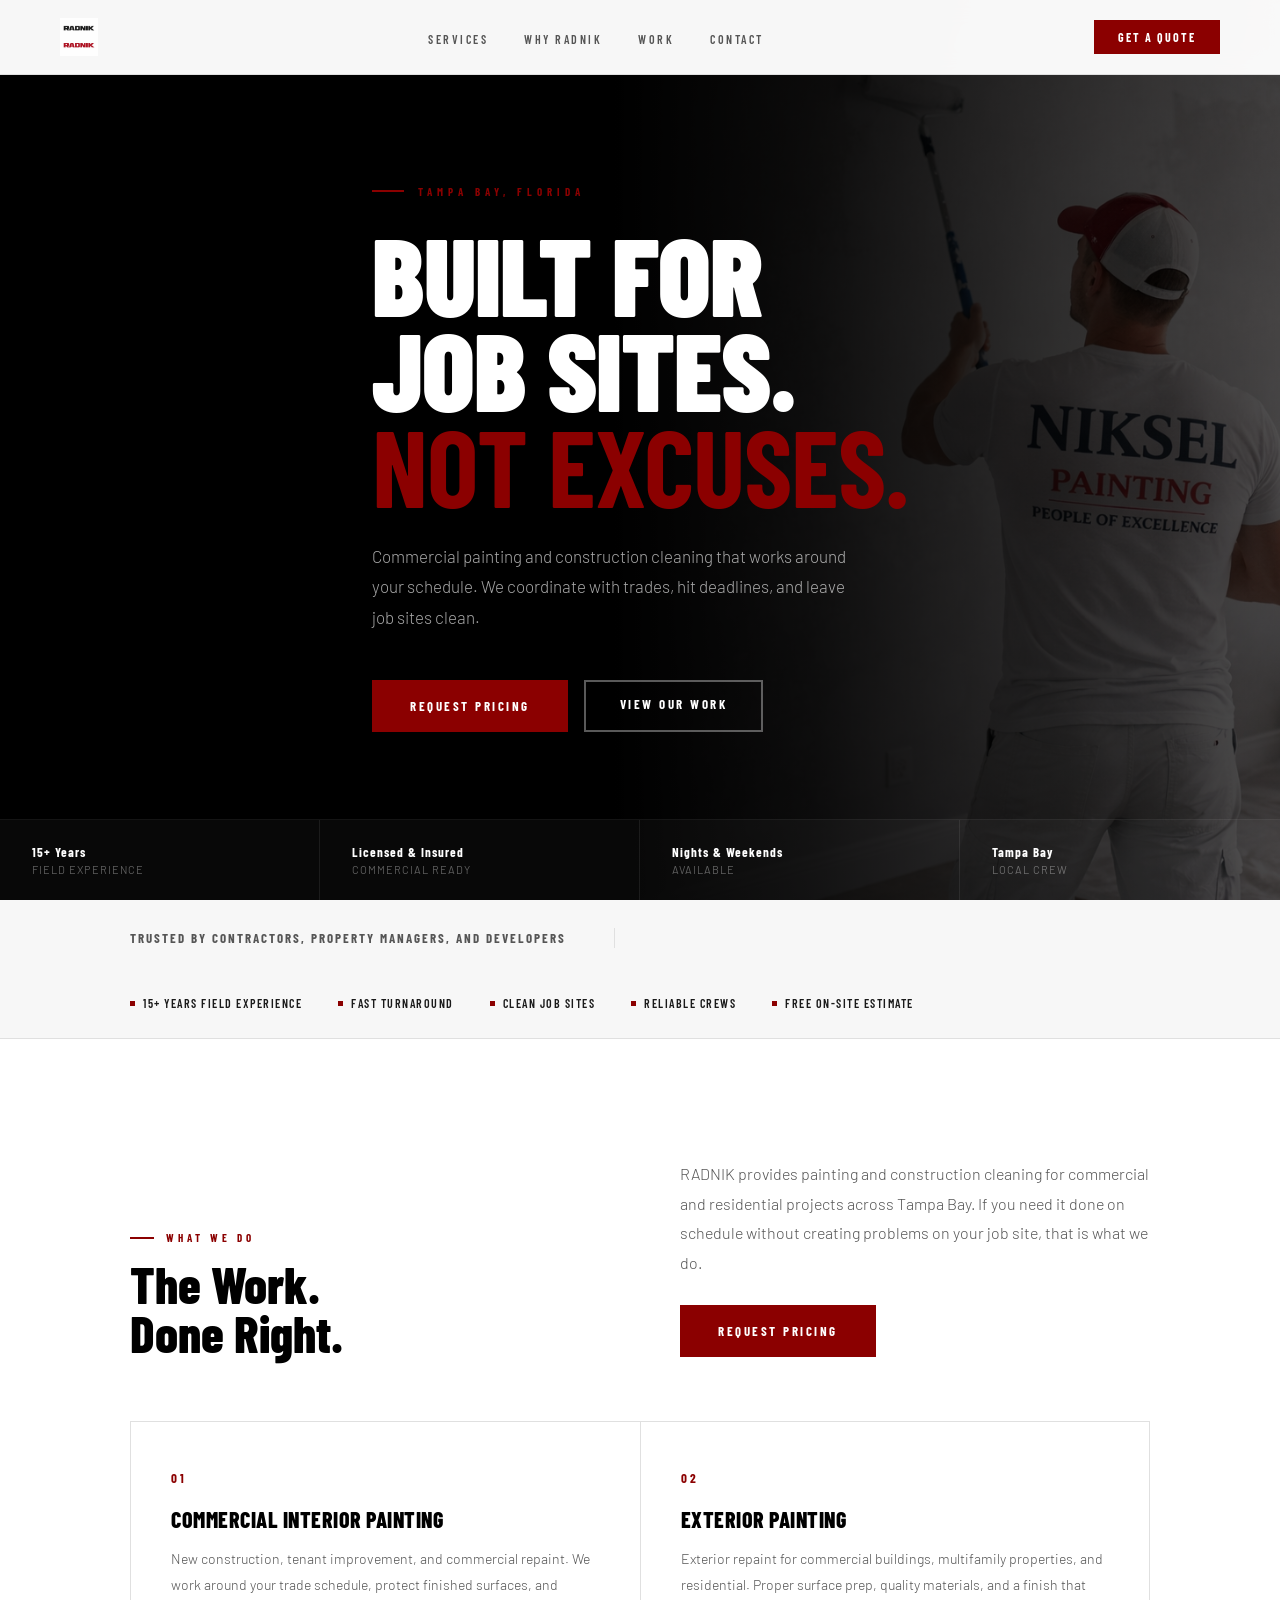
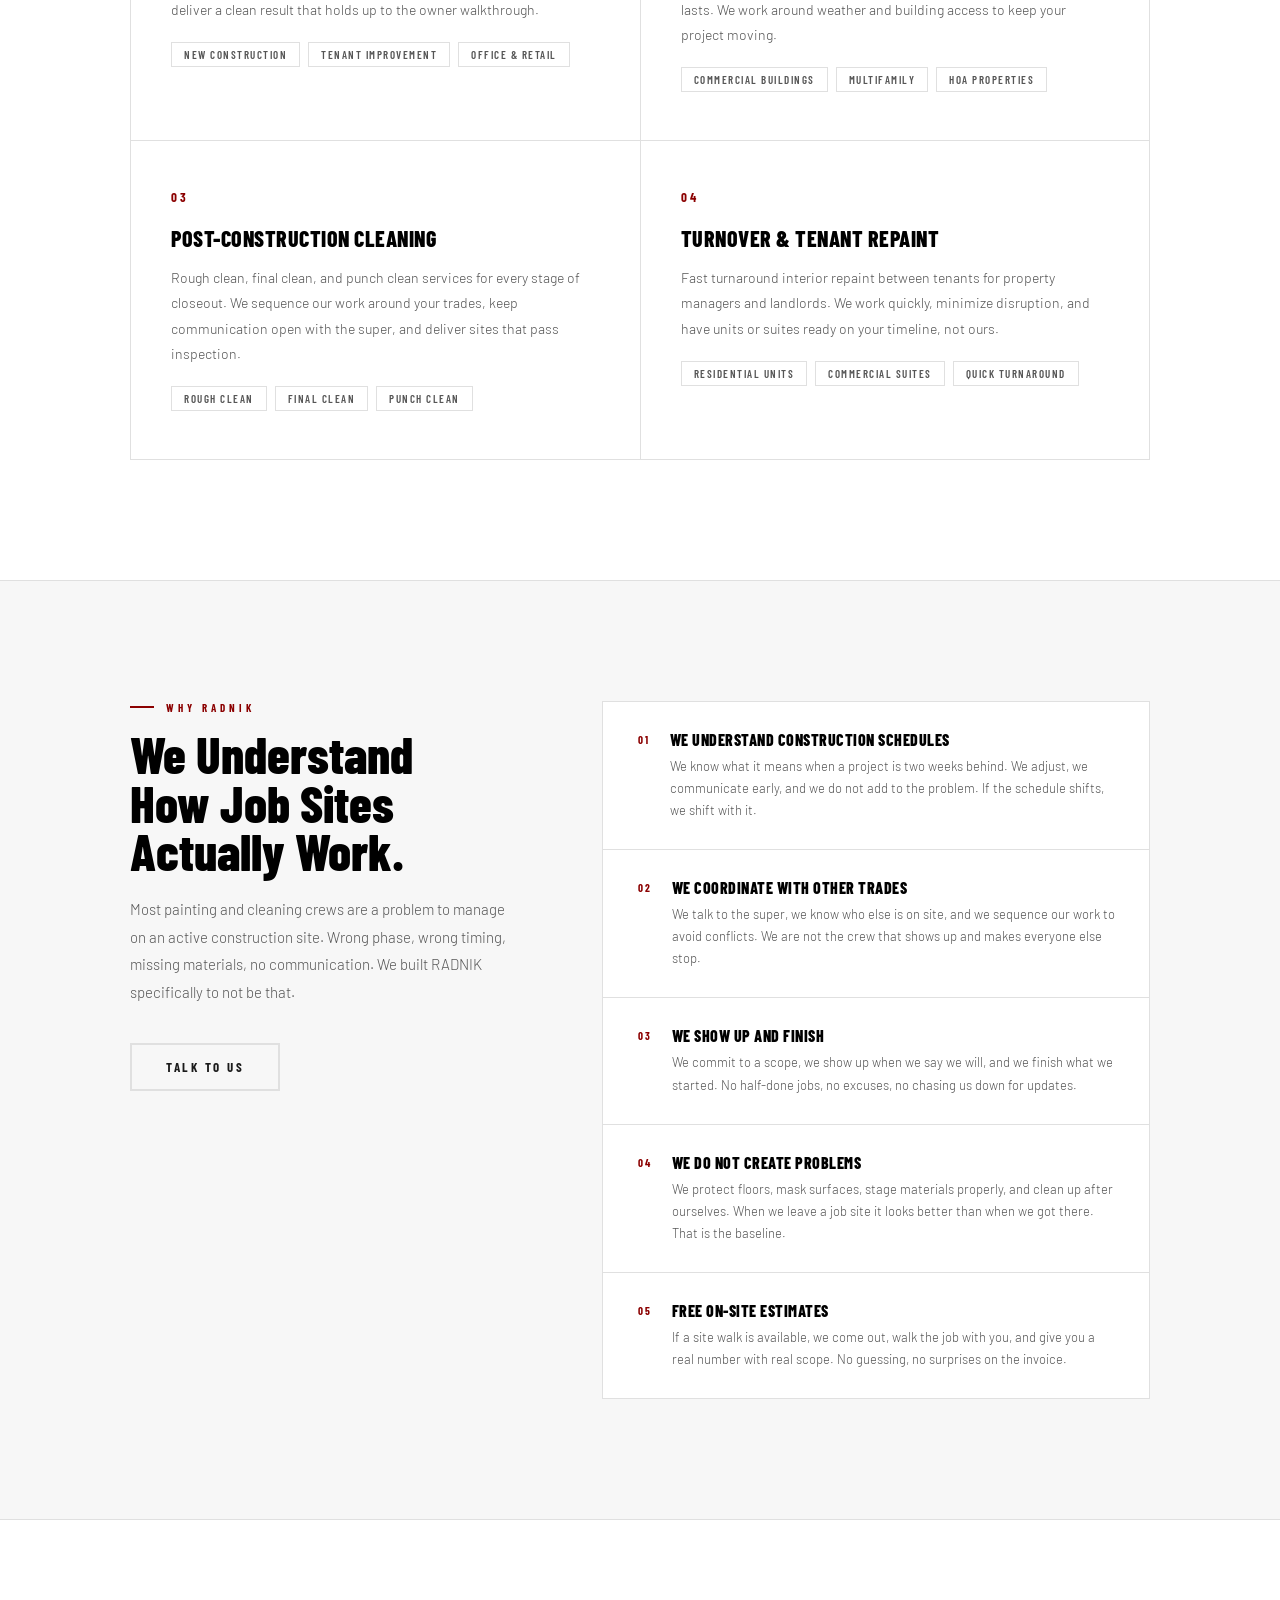
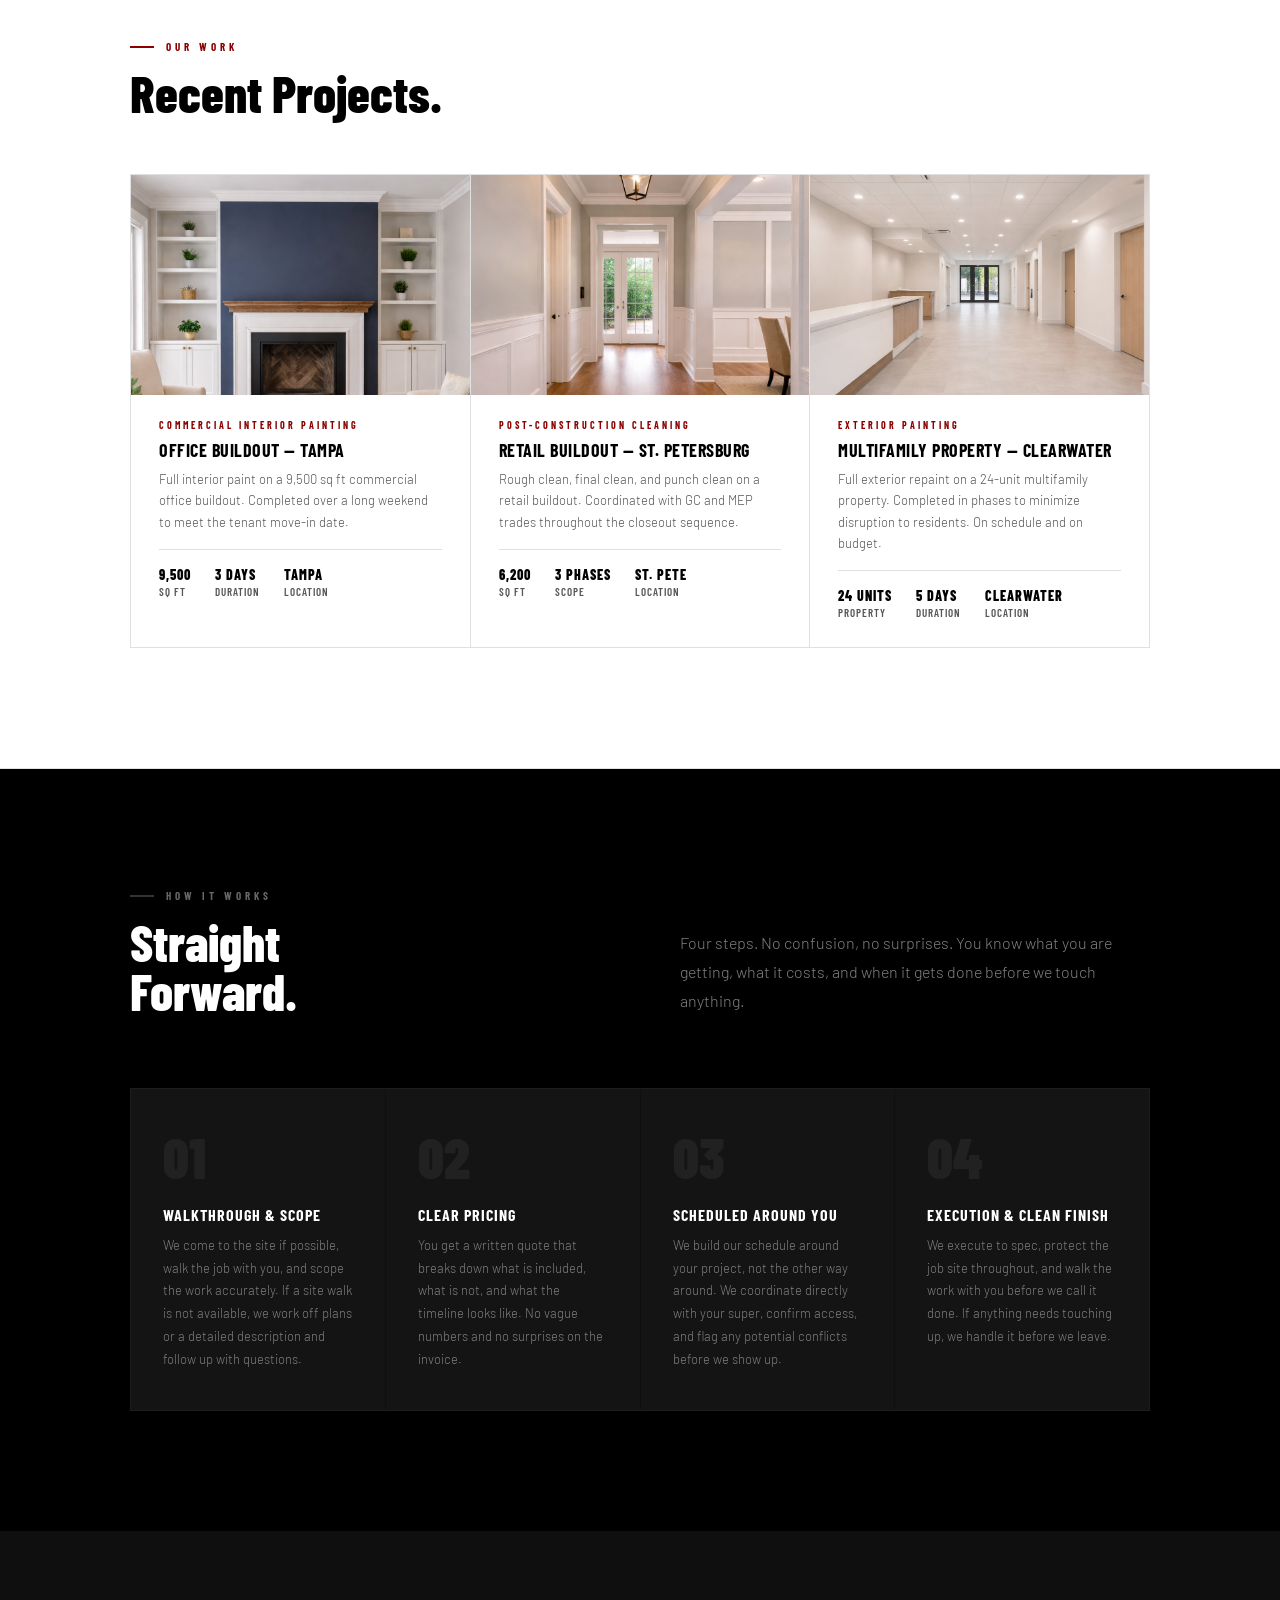
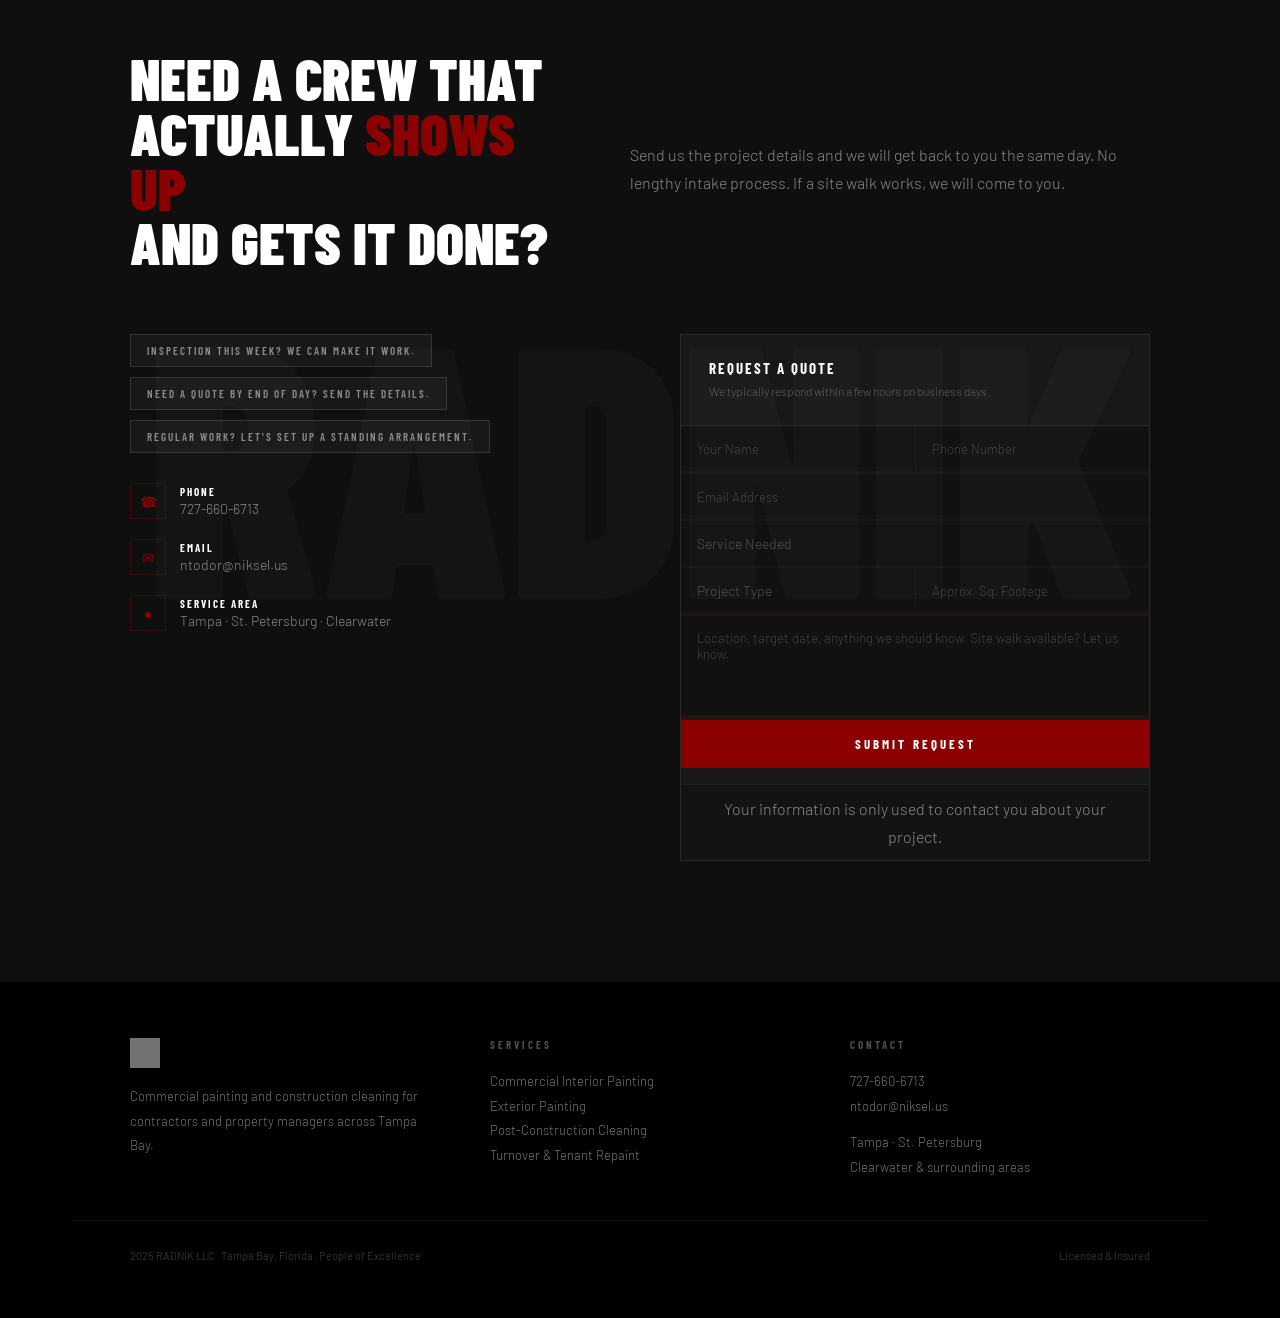
<file: index.html>
<!DOCTYPE html>
<html lang="en">
<head>
  <meta charset="UTF-8">
  <meta name="viewport" content="width=device-width, initial-scale=1.0">
  <title>RADNIK | Commercial Painting &amp; Construction Cleaning &mdash; Tampa Bay</title>
  <meta name="description" content="RADNIK provides commercial painting and post-construction cleaning for general contractors and property managers across Tampa, St. Petersburg, and Clearwater.">
  <link rel="canonical" href="https://niksel.us/">
  <link rel="icon" type="image/x-icon" href="favicon.ico">
  <link rel="icon" type="image/png" sizes="32x32" href="favicon-32x32.png">
  <link rel="icon" type="image/png" sizes="16x16" href="favicon-16x16.png">
  <link rel="apple-touch-icon" sizes="180x180" href="apple-touch-icon.png">
  <link rel="preconnect" href="https://fonts.googleapis.com">
  <link rel="preconnect" href="https://fonts.gstatic.com" crossorigin>
  <link href="https://fonts.googleapis.com/css2?family=Barlow+Condensed:wght@400;600;700;800;900&family=Barlow:wght@300;400;500&display=swap" rel="stylesheet">
  <style>
    :root {
      --black:     #000000;
      --dark:      #0F0F0F;
      --dark2:     #1A1A1A;
      --red:       #8B0000;
      --red-mid:   #A00000;
      --red-light: #B50000;
      --white:     #FFFFFF;
      --off-white: #F7F7F7;
      --gray:      #EFEFEF;
      --mid:       #888888;
      --text:      #1A1A1A;
      --text-dim:  #555555;
      --border:    #E0E0E0;
    }
    *,*::before,*::after{margin:0;padding:0;box-sizing:border-box;}
    html{scroll-behavior:smooth;}
    body{font-family:'Barlow',sans-serif;background:var(--white);color:var(--text);overflow-x:hidden;}
    .wrap{max-width:1140px;margin:0 auto;padding:0 60px;}

    @keyframes heroReveal{from{opacity:0;transform:translateY(24px);}to{opacity:1;transform:translateY(0);}}
    @keyframes lineGrow{from{width:0;}to{width:100%;}}
    @keyframes shimmer{0%{background-position:-200% 0;}100%{background-position:200% 0;}}

    .fade-up{opacity:1;transform:none;transition:opacity .6s cubic-bezier(.22,1,.36,1),transform .6s cubic-bezier(.22,1,.36,1);}
    .js-ready .fade-up{opacity:0;transform:translateY(20px);}
    .js-ready .fade-up.in{opacity:1;transform:none;}
    .d1{transition-delay:.08s;}.d2{transition-delay:.16s;}.d3{transition-delay:.24s;}.d4{transition-delay:.32s;}

    /* BUTTONS */
    .btn-red{font-family:'Barlow Condensed',sans-serif;font-size:13px;font-weight:700;letter-spacing:2.5px;text-transform:uppercase;padding:16px 36px;background:var(--red);color:#fff;text-decoration:none;border:2px solid var(--red);transition:background .2s,transform .2s;display:inline-block;}
    .btn-red:hover{background:var(--red-mid);transform:translateY(-1px);}
    .btn-black{font-family:'Barlow Condensed',sans-serif;font-size:13px;font-weight:700;letter-spacing:2.5px;text-transform:uppercase;padding:16px 36px;background:var(--black);color:#fff;text-decoration:none;border:2px solid var(--black);transition:background .2s,transform .2s;display:inline-block;}
    .btn-black:hover{background:var(--dark2);transform:translateY(-1px);}
    .btn-outline{font-family:'Barlow Condensed',sans-serif;font-size:13px;font-weight:700;letter-spacing:2.5px;text-transform:uppercase;padding:14px 34px;background:transparent;color:#fff;text-decoration:none;border:2px solid rgba(255,255,255,0.35);transition:all .2s;display:inline-block;}
    .btn-outline:hover{border-color:#fff;color:#fff;}
    .btn-outline-dark{font-family:'Barlow Condensed',sans-serif;font-size:13px;font-weight:700;letter-spacing:2.5px;text-transform:uppercase;padding:14px 34px;background:transparent;color:var(--text);text-decoration:none;border:2px solid var(--border);transition:all .2s;display:inline-block;}
    .btn-outline-dark:hover{border-color:var(--text);}

    /* NAV */
    nav{position:fixed;top:0;left:0;right:0;z-index:200;display:flex;align-items:center;justify-content:space-between;padding:18px 60px;background:rgba(255,255,255,0.97);backdrop-filter:blur(12px);border-bottom:1px solid var(--border);transition:padding .3s,box-shadow .3s;}
    nav.scrolled{padding:13px 60px;box-shadow:0 2px 20px rgba(0,0,0,0.08);}
    nav.dark-nav{background:rgba(0,0,0,0.97);border-bottom-color:rgba(255,255,255,0.08);}
    .nav-logo{display:flex;align-items:center;text-decoration:none;}
    .nav-links{display:flex;gap:36px;list-style:none;}
    .nav-links a{font-family:'Barlow Condensed',sans-serif;font-size:12px;font-weight:600;letter-spacing:2.5px;text-transform:uppercase;color:var(--text-dim);text-decoration:none;transition:color .2s;}
    .nav-links a:hover{color:var(--red);}
    .nav-cta{font-family:'Barlow Condensed',sans-serif;font-size:12px;font-weight:700;letter-spacing:2px;text-transform:uppercase;padding:10px 24px;background:var(--red);color:#fff;text-decoration:none;transition:background .2s;}
    .nav-cta:hover{background:var(--red-mid);}

    /* HERO */
    .hero{min-height:100vh;background:var(--black);display:grid;grid-template-rows:1fr auto;position:relative;overflow:hidden;padding-top:78px;}
    .hero-img{position:absolute;top:0;right:0;bottom:0;width:52%;}
    .hero-img img{width:100%;height:100%;object-fit:cover;object-position:14% center;display:block;opacity:0.45;}
    .hero-img::after{content:'';position:absolute;inset:0;background:linear-gradient(90deg,var(--black) 0%,rgba(0,0,0,0.85) 30%,rgba(0,0,0,0.3) 100%);}
    .hero-body{position:relative;z-index:2;display:flex;flex-direction:column;justify-content:center;padding:80px 60px 60px;max-width:720px;}
    .hero-tag{font-family:'Barlow Condensed',sans-serif;font-size:11px;font-weight:700;letter-spacing:5px;text-transform:uppercase;color:var(--red);margin-bottom:28px;display:flex;align-items:center;gap:14px;animation:heroReveal .7s ease .1s both;}
    .hero-tag::before{content:'';display:block;width:32px;height:2px;background:var(--red);}
    .hero-h1{font-family:'Barlow Condensed',sans-serif;font-size:clamp(60px,8.5vw,116px);font-weight:900;line-height:.88;letter-spacing:-1px;color:#fff;margin-bottom:28px;animation:heroReveal .7s ease .2s both;}
    .hero-h1 strong{display:block;color:var(--red);}
    .hero-sub{font-size:17px;font-weight:300;line-height:1.8;color:rgba(255,255,255,0.65);max-width:480px;margin-bottom:48px;animation:heroReveal .7s ease .3s both;}
    .hero-btns{display:flex;gap:16px;flex-wrap:wrap;animation:heroReveal .7s ease .4s both;}
    .hero-bar{position:relative;z-index:2;display:grid;grid-template-columns:repeat(4,1fr);border-top:1px solid rgba(255,255,255,0.08);}
    .hbi{padding:24px 32px;border-right:1px solid rgba(255,255,255,0.08);background:rgba(255,255,255,0.03);transition:background .2s;}
    .hbi:last-child{border-right:none;}
    .hbi:hover{background:rgba(255,255,255,0.06);}
    .hbi-val{font-family:'Barlow Condensed',sans-serif;font-size:13px;font-weight:700;letter-spacing:1px;color:#fff;}
    .hbi-label{font-size:11px;letter-spacing:1px;text-transform:uppercase;color:rgba(255,255,255,0.35);margin-top:3px;}

    /* CREDIBILITY STRIP */
    .cred-strip{background:var(--off-white);border-bottom:1px solid var(--border);padding:28px 0;}
    .cred-inner{display:flex;align-items:center;gap:48px;flex-wrap:wrap;}
    .cred-label{font-family:'Barlow Condensed',sans-serif;font-size:13px;font-weight:700;letter-spacing:2px;text-transform:uppercase;color:var(--text-dim);white-space:nowrap;}
    .cred-div{width:1px;height:20px;background:var(--border);flex-shrink:0;}
    .cred-items{display:flex;gap:36px;flex-wrap:wrap;}
    .cred-item{font-family:'Barlow Condensed',sans-serif;font-size:12px;font-weight:600;letter-spacing:1.5px;text-transform:uppercase;color:var(--text);display:flex;align-items:center;gap:8px;}
    .cred-item::before{content:'';width:5px;height:5px;background:var(--red);display:block;}

    /* SERVICES */
    .services-section{padding:120px 0;background:var(--white);border-bottom:1px solid var(--border);}
    .section-label{font-family:'Barlow Condensed',sans-serif;font-size:11px;font-weight:700;letter-spacing:4px;text-transform:uppercase;color:var(--red);margin-bottom:16px;display:flex;align-items:center;gap:12px;}
    .section-label::before{content:'';display:block;width:24px;height:2px;background:var(--red);}
    .section-h2{font-family:'Barlow Condensed',sans-serif;font-size:clamp(36px,4vw,54px);font-weight:800;line-height:.95;color:var(--black);margin-bottom:0;}
    .svc-header{display:grid;grid-template-columns:1fr 1fr;gap:80px;align-items:end;margin-bottom:64px;}
    .svc-header p{font-size:16px;font-weight:300;line-height:1.85;color:var(--text-dim);}
    .svc-grid{display:grid;grid-template-columns:repeat(2,1fr);gap:1px;background:var(--border);border:1px solid var(--border);}
    .svc-card{background:var(--white);padding:48px 40px;position:relative;overflow:hidden;transition:background .25s;}
    .svc-card:hover{background:var(--off-white);}
    .svc-card::after{content:'';position:absolute;bottom:0;left:0;right:0;height:3px;background:var(--red);transform:scaleX(0);transform-origin:left;transition:transform .35s ease;}
    .svc-card:hover::after{transform:scaleX(1);}
    .svc-num{font-family:'Barlow Condensed',sans-serif;font-size:13px;font-weight:700;letter-spacing:3px;color:var(--red);margin-bottom:20px;display:block;}
    .svc-card h3{font-family:'Barlow Condensed',sans-serif;font-size:22px;font-weight:800;letter-spacing:.5px;text-transform:uppercase;color:var(--black);margin-bottom:14px;}
    .svc-card p{font-size:14px;font-weight:300;line-height:1.8;color:var(--text-dim);margin-bottom:20px;}
    .svc-tags{display:flex;flex-wrap:wrap;gap:8px;}
    .svc-tag{font-family:'Barlow Condensed',sans-serif;font-size:11px;font-weight:600;letter-spacing:1.5px;text-transform:uppercase;padding:5px 12px;border:1px solid var(--border);color:var(--text-dim);}

    /* WHY */
    .why-section{padding:120px 0;background:var(--off-white);border-bottom:1px solid var(--border);}
    .why-inner{display:grid;grid-template-columns:5fr 7fr;gap:80px;align-items:start;}
    .why-left h2{font-family:'Barlow Condensed',sans-serif;font-size:clamp(34px,4vw,52px);font-weight:800;line-height:.95;color:var(--black);margin-bottom:20px;}
    .why-left p{font-size:15px;font-weight:300;line-height:1.85;color:var(--text-dim);}
    .why-right{display:flex;flex-direction:column;gap:1px;background:var(--border);border:1px solid var(--border);}
    .why-item{background:var(--white);padding:28px 32px;display:flex;gap:20px;align-items:flex-start;transition:background .2s;border-left:3px solid transparent;}
    .why-item:hover{background:#fff;border-left-color:var(--red);}
    .why-num{font-family:'Barlow Condensed',sans-serif;font-size:11px;font-weight:700;letter-spacing:2px;color:var(--red);flex-shrink:0;padding-top:3px;}
    .why-body h4{font-family:'Barlow Condensed',sans-serif;font-size:16px;font-weight:800;letter-spacing:.5px;text-transform:uppercase;color:var(--black);margin-bottom:6px;}
    .why-body p{font-size:13px;font-weight:300;line-height:1.7;color:var(--text-dim);margin:0;}

    /* PROJECTS */
    .projects-section{padding:120px 0;background:var(--white);border-bottom:1px solid var(--border);}
    .projects-header{margin-bottom:56px;}
    .proj-grid{display:grid;grid-template-columns:repeat(3,1fr);gap:1px;background:var(--border);border:1px solid var(--border);}
    .proj-item{background:var(--white);overflow:hidden;position:relative;transition:background .2s;}
    .proj-item:hover{background:var(--off-white);}
    .proj-img{width:100%;height:220px;overflow:hidden;}
    .proj-img img{width:100%;height:100%;object-fit:cover;display:block;transition:transform .5s ease;}
    .proj-item:hover .proj-img img{transform:scale(1.04);}
    .proj-body{padding:24px 28px 28px;}
    .proj-type{font-family:'Barlow Condensed',sans-serif;font-size:10px;font-weight:700;letter-spacing:3px;text-transform:uppercase;color:var(--red);margin-bottom:8px;display:block;}
    .proj-body h4{font-family:'Barlow Condensed',sans-serif;font-size:18px;font-weight:700;letter-spacing:.5px;text-transform:uppercase;color:var(--black);margin-bottom:8px;}
    .proj-body p{font-size:13px;font-weight:300;line-height:1.65;color:var(--text-dim);margin:0;}
    .proj-stat{display:flex;gap:24px;margin-top:16px;padding-top:16px;border-top:1px solid var(--border);}
    .proj-stat-item{font-family:'Barlow Condensed',sans-serif;font-size:11px;font-weight:600;letter-spacing:1px;text-transform:uppercase;color:var(--text-dim);}
    .proj-stat-item span{display:block;font-size:14px;font-weight:800;color:var(--black);margin-bottom:2px;}

    /* PROCESS */
    .process-section{padding:120px 0;background:var(--black);}
    .process-section .section-label{color:rgba(255,255,255,0.4);}
    .process-section .section-label::before{background:rgba(255,255,255,0.2);}
    .process-section h2{font-family:'Barlow Condensed',sans-serif;font-size:clamp(36px,4vw,54px);font-weight:800;line-height:.95;color:#fff;margin-bottom:0;}
    .proc-header{display:grid;grid-template-columns:1fr 1fr;gap:80px;align-items:end;margin-bottom:72px;}
    .proc-header p{font-size:16px;font-weight:300;line-height:1.8;color:rgba(255,255,255,0.5);}
    .proc-steps{display:grid;grid-template-columns:repeat(4,1fr);gap:1px;background:rgba(255,255,255,0.06);border:1px solid rgba(255,255,255,0.06);}
    .proc-step{background:rgba(255,255,255,0.02);padding:40px 32px;transition:background .2s;position:relative;}
    .proc-step:hover{background:rgba(255,255,255,0.05);}
    .proc-step::before{content:'';position:absolute;top:0;left:0;right:0;height:2px;background:var(--red);transform:scaleX(0);transform-origin:left;transition:transform .35s ease;}
    .proc-step:hover::before{transform:scaleX(1);}
    .proc-step-num{font-family:'Barlow Condensed',sans-serif;font-size:56px;font-weight:900;color:rgba(255,255,255,0.06);line-height:1;margin-bottom:20px;}
    .proc-step h4{font-family:'Barlow Condensed',sans-serif;font-size:16px;font-weight:700;letter-spacing:1px;text-transform:uppercase;color:#fff;margin-bottom:10px;}
    .proc-step p{font-size:13px;font-weight:300;line-height:1.75;color:rgba(255,255,255,0.45);}

    /* FINAL CTA */
    .final-cta{padding:120px 0;background:var(--dark);position:relative;overflow:hidden;}
    .final-cta::before{content:'RADNIK';position:absolute;font-family:'Barlow Condensed',sans-serif;font-size:28vw;font-weight:900;color:rgba(255,255,255,0.02);white-space:nowrap;top:50%;left:50%;transform:translate(-50%,-50%);letter-spacing:-2px;pointer-events:none;}
    .final-cta-inner{position:relative;z-index:2;display:grid;grid-template-columns:1fr auto;gap:60px;align-items:center;}
    .final-cta h2{font-family:'Barlow Condensed',sans-serif;font-size:clamp(36px,4.5vw,58px);font-weight:900;line-height:.95;color:#fff;}
    .final-cta h2 em{font-style:normal;color:var(--red);}
    .final-cta p{font-size:16px;font-weight:300;color:rgba(255,255,255,0.5);margin-top:16px;max-width:520px;line-height:1.7;}
    .final-cta-actions{display:flex;flex-direction:column;gap:14px;align-items:flex-end;flex-shrink:0;}
    .final-cta-contact{font-family:'Barlow Condensed',sans-serif;font-size:13px;font-weight:600;letter-spacing:1.5px;color:rgba(255,255,255,0.35);text-align:right;}
    .final-cta-contact a{color:rgba(255,255,255,0.55);text-decoration:none;transition:color .2s;}
    .final-cta-contact a:hover{color:#fff;}

    /* FOOTER */
    footer{background:var(--black);border-top:1px solid rgba(255,255,255,0.06);padding:56px 60px;}
    .footer-inner{max-width:1140px;margin:0 auto;display:grid;grid-template-columns:1fr 1fr 1fr;gap:60px;}
    .footer-col h4{font-family:'Barlow Condensed',sans-serif;font-size:11px;font-weight:700;letter-spacing:3px;text-transform:uppercase;color:rgba(255,255,255,0.3);margin-bottom:18px;}
    .footer-col p,.footer-col a{font-size:13px;font-weight:300;color:rgba(255,255,255,0.45);line-height:1.9;text-decoration:none;display:block;transition:color .2s;}
    .footer-col a:hover{color:rgba(255,255,255,0.8);}
    .footer-bottom{max-width:1140px;margin:40px auto 0;padding-top:28px;border-top:1px solid rgba(255,255,255,0.06);display:flex;align-items:center;justify-content:space-between;}
    .footer-copy{font-size:11px;color:rgba(255,255,255,0.2);}
    .footer-logo-wrap{display:flex;align-items:center;}


    /* CONTACT FORM */
    .final-cta-inner{margin-bottom:64px;}
    .contact-grid{display:grid;grid-template-columns:1fr 1fr;gap:80px;align-items:start;}
    .contact-left{display:flex;flex-direction:column;}
    .contact-pill{font-family:'Barlow Condensed',sans-serif;font-size:11px;font-weight:600;letter-spacing:2px;text-transform:uppercase;padding:9px 16px;border:1px solid rgba(255,255,255,0.12);color:rgba(255,255,255,0.5);background:rgba(255,255,255,0.04);display:block;width:fit-content;margin-bottom:10px;transition:all .2s;}
    .contact-pill:hover{background:rgba(255,255,255,0.08);border-color:rgba(255,255,255,0.25);}
    .contact-detail{display:flex;align-items:center;gap:14px;margin-top:20px;}
    .contact-detail-icon{width:36px;height:36px;border:1px solid rgba(139,0,0,0.4);display:flex;align-items:center;justify-content:center;font-size:14px;flex-shrink:0;color:var(--red);}
    .contact-detail-text{font-size:14px;font-weight:300;color:rgba(255,255,255,0.45);}
    .contact-detail-text strong{display:block;font-family:'Barlow Condensed',sans-serif;font-size:11px;font-weight:700;letter-spacing:2px;text-transform:uppercase;color:#fff;margin-bottom:2px;}
    .contact-detail-text a,.contact-detail-text span{color:rgba(255,255,255,0.5);text-decoration:none;transition:color .2s;}
    .contact-detail-text a:hover{color:#fff;}
    .contact-form-wrap{background:rgba(255,255,255,0.04);border:1px solid rgba(255,255,255,0.08);}
    .contact-form-head{padding:24px 28px;border-bottom:1px solid rgba(255,255,255,0.08);}
    .contact-form-head h3{font-family:'Barlow Condensed',sans-serif;font-size:15px;font-weight:700;letter-spacing:2px;text-transform:uppercase;color:#fff;}
    .contact-form-head p{font-size:12px;font-weight:300;color:rgba(255,255,255,0.3);margin-top:4px;}
    .cf-row{display:grid;grid-template-columns:1fr 1fr;gap:1px;margin-bottom:1px;}
    .cf-field{margin-bottom:1px;}
    .cf-field input,.cf-field select,.cf-field textarea{width:100%;padding:14px 16px;background:rgba(0,0,0,0.3);border:none;border-bottom:1px solid rgba(139,0,0,0.2);color:#fff;font-family:'Barlow',sans-serif;font-size:14px;font-weight:300;outline:none;transition:border-color .2s,background .2s;appearance:none;}
    .cf-field input:focus,.cf-field select:focus,.cf-field textarea:focus{border-color:var(--red);background:rgba(139,0,0,0.06);}
    .cf-field input::placeholder,.cf-field textarea::placeholder{color:rgba(255,255,255,0.2);font-size:13px;}
    .cf-field select{color:rgba(255,255,255,0.25);}.cf-field select.filled{color:#fff;}
    .cf-field select option{background:#1a1a1a;color:#fff;}
    .cf-field textarea{resize:none;height:100px;}
    .cf-submit{width:100%;padding:16px;background:var(--red);color:#fff;border:none;font-family:'Barlow Condensed',sans-serif;font-size:13px;font-weight:700;letter-spacing:3px;text-transform:uppercase;cursor:pointer;transition:background .2s;}
    .cf-submit:hover{background:var(--red-mid);}
    .cf-note{font-size:11px;color:rgba(255,255,255,0.2);padding:10px 16px;text-align:center;background:rgba(0,0,0,0.2);border-top:1px solid rgba(255,255,255,0.06);}

    /* RESPONSIVE */
    @media(max-width:900px){
      nav{padding:14px 24px;}.nav-links{display:none;}nav.scrolled{padding:11px 24px;}
      .wrap{padding:0 24px;}
      .hero-img{display:none;}
      .hero-body{padding:60px 24px 40px;max-width:100%;}
      .hero-bar{grid-template-columns:1fr 1fr;}
      .hbi:nth-child(3),.hbi:nth-child(4){border-top:1px solid rgba(255,255,255,0.08);}
      .hbi:nth-child(2),.hbi:nth-child(4){border-right:none;}
      .hbi{padding:18px 20px;}
      .cred-inner{gap:20px;}.cred-div{display:none;}
      .svc-header,.svc-grid,.why-inner,.proc-header,.proc-steps,.proj-grid,.contact-grid{grid-template-columns:1fr;}
      .cf-row{grid-template-columns:1fr;}
      .services-section,.why-section,.projects-section,.process-section,.final-cta{padding:80px 0;}
      .footer-inner{grid-template-columns:1fr;gap:36px;}
      footer{padding:48px 24px;}
      .final-cta-actions{align-items:flex-start;}
      .final-cta-contact{text-align:left;}
    }
  </style>
</head>
<body>

<!-- NAV -->
<nav id="nav">
  <a class="nav-logo" href="#"><img src="[data-uri]" alt="RADNIK" style="height:38px;width:auto;mix-blend-mode:multiply;display:block;"></a>
  <ul class="nav-links">
    <li><a href="#services">Services</a></li>
    <li><a href="#why">Why RADNIK</a></li>
    <li><a href="#work">Work</a></li>
    <li><a href="#contact">Contact</a></li>
  </ul>
  <a href="#contact" class="nav-cta">Get a Quote</a>
</nav>

<!-- HERO -->
<section class="hero">
  <div class="hero-img">
    <img src="IMG/painters1.png" alt="Commercial painting crew on job site">
  </div>
  <div class="hero-body wrap">
    <div class="hero-tag">Tampa Bay, Florida</div>
    <h1 class="hero-h1">BUILT FOR<br>JOB SITES.<br><strong>NOT EXCUSES.</strong></h1>
    <p class="hero-sub">Commercial painting and construction cleaning that works around your schedule. We coordinate with trades, hit deadlines, and leave job sites clean.</p>
    <div class="hero-btns">
      <a href="#contact" class="btn-red">Request Pricing</a>
      <a href="#work" class="btn-outline">View Our Work</a>
    </div>
  </div>
  <div class="hero-bar">
    <div class="hbi"><div class="hbi-val">15+ Years</div><div class="hbi-label">Field Experience</div></div>
    <div class="hbi"><div class="hbi-val">Licensed &amp; Insured</div><div class="hbi-label">Commercial Ready</div></div>
    <div class="hbi"><div class="hbi-val">Nights &amp; Weekends</div><div class="hbi-label">Available</div></div>
    <div class="hbi"><div class="hbi-val">Tampa Bay</div><div class="hbi-label">Local Crew</div></div>
  </div>
</section>

<!-- CREDIBILITY STRIP -->
<div class="cred-strip">
  <div class="wrap">
    <div class="cred-inner">
      <span class="cred-label">Trusted by contractors, property managers, and developers</span>
      <div class="cred-div"></div>
      <div class="cred-items">
        <span class="cred-item">15+ years field experience</span>
        <span class="cred-item">Fast turnaround</span>
        <span class="cred-item">Clean job sites</span>
        <span class="cred-item">Reliable crews</span>
        <span class="cred-item">Free on-site estimate</span>
      </div>
    </div>
  </div>
</div>

<!-- SERVICES -->
<section class="services-section" id="services">
  <div class="wrap">
    <div class="svc-header">
      <div class="fade-up">
        <div class="section-label">What We Do</div>
        <h2 class="section-h2">The Work.<br>Done Right.</h2>
      </div>
      <div class="fade-up d1">
        <p>RADNIK provides painting and construction cleaning for commercial and residential projects across Tampa Bay. If you need it done on schedule without creating problems on your job site, that is what we do.</p>
        <a href="#contact" class="btn-red" style="margin-top:28px;">Request Pricing</a>
      </div>
    </div>
    <div class="svc-grid">
      <div class="svc-card fade-up">
        <span class="svc-num">01</span>
        <h3>Commercial Interior Painting</h3>
        <p>New construction, tenant improvement, and commercial repaint. We work around your trade schedule, protect finished surfaces, and deliver a clean result that holds up to the owner walkthrough.</p>
        <div class="svc-tags">
          <span class="svc-tag">New Construction</span>
          <span class="svc-tag">Tenant Improvement</span>
          <span class="svc-tag">Office &amp; Retail</span>
        </div>
      </div>
      <div class="svc-card fade-up d1">
        <span class="svc-num">02</span>
        <h3>Exterior Painting</h3>
        <p>Exterior repaint for commercial buildings, multifamily properties, and residential. Proper surface prep, quality materials, and a finish that lasts. We work around weather and building access to keep your project moving.</p>
        <div class="svc-tags">
          <span class="svc-tag">Commercial Buildings</span>
          <span class="svc-tag">Multifamily</span>
          <span class="svc-tag">HOA Properties</span>
        </div>
      </div>
      <div class="svc-card fade-up d2">
        <span class="svc-num">03</span>
        <h3>Post-Construction Cleaning</h3>
        <p>Rough clean, final clean, and punch clean services for every stage of closeout. We sequence our work around your trades, keep communication open with the super, and deliver sites that pass inspection.</p>
        <div class="svc-tags">
          <span class="svc-tag">Rough Clean</span>
          <span class="svc-tag">Final Clean</span>
          <span class="svc-tag">Punch Clean</span>
        </div>
      </div>
      <div class="svc-card fade-up d3">
        <span class="svc-num">04</span>
        <h3>Turnover &amp; Tenant Repaint</h3>
        <p>Fast turnaround interior repaint between tenants for property managers and landlords. We work quickly, minimize disruption, and have units or suites ready on your timeline, not ours.</p>
        <div class="svc-tags">
          <span class="svc-tag">Residential Units</span>
          <span class="svc-tag">Commercial Suites</span>
          <span class="svc-tag">Quick Turnaround</span>
        </div>
      </div>
    </div>
  </div>
</section>

<!-- WHY RADNIK -->
<section class="why-section" id="why">
  <div class="wrap">
    <div class="why-inner">
      <div class="fade-up">
        <div class="section-label">Why RADNIK</div>
        <h2 class="section-h2">We Understand<br>How Job Sites<br>Actually Work.</h2>
        <p style="font-size:15px;font-weight:300;line-height:1.85;color:var(--text-dim);margin-top:20px;">Most painting and cleaning crews are a problem to manage on an active construction site. Wrong phase, wrong timing, missing materials, no communication. We built RADNIK specifically to not be that.</p>
        <a href="#contact" class="btn-outline-dark" style="margin-top:36px;">Talk to Us</a>
      </div>
      <div class="why-right fade-up d1">
        <div class="why-item">
          <span class="why-num">01</span>
          <div class="why-body">
            <h4>We Understand Construction Schedules</h4>
            <p>We know what it means when a project is two weeks behind. We adjust, we communicate early, and we do not add to the problem. If the schedule shifts, we shift with it.</p>
          </div>
        </div>
        <div class="why-item">
          <span class="why-num">02</span>
          <div class="why-body">
            <h4>We Coordinate With Other Trades</h4>
            <p>We talk to the super, we know who else is on site, and we sequence our work to avoid conflicts. We are not the crew that shows up and makes everyone else stop.</p>
          </div>
        </div>
        <div class="why-item">
          <span class="why-num">03</span>
          <div class="why-body">
            <h4>We Show Up and Finish</h4>
            <p>We commit to a scope, we show up when we say we will, and we finish what we started. No half-done jobs, no excuses, no chasing us down for updates.</p>
          </div>
        </div>
        <div class="why-item">
          <span class="why-num">04</span>
          <div class="why-body">
            <h4>We Do Not Create Problems</h4>
            <p>We protect floors, mask surfaces, stage materials properly, and clean up after ourselves. When we leave a job site it looks better than when we got there. That is the baseline.</p>
          </div>
        </div>
        <div class="why-item">
          <span class="why-num">05</span>
          <div class="why-body">
            <h4>Free On-Site Estimates</h4>
            <p>If a site walk is available, we come out, walk the job with you, and give you a real number with real scope. No guessing, no surprises on the invoice.</p>
          </div>
        </div>
      </div>
    </div>
  </div>
</section>

<!-- WORK / PROJECTS -->
<section class="projects-section" id="work">
  <div class="wrap">
    <div class="projects-header fade-up">
      <div class="section-label">Our Work</div>
      <h2 class="section-h2">Recent Projects.</h2>
    </div>
    <div class="proj-grid">
      <div class="proj-item fade-up">
        <div class="proj-img">
          <img src="IMG/projectexp1.png" alt="Commercial interior painting project" style="object-position:center 30%;">
        </div>
        <div class="proj-body">
          <span class="proj-type">Commercial Interior Painting</span>
          <h4>Office Buildout &mdash; Tampa</h4>
          <p>Full interior paint on a 9,500 sq ft commercial office buildout. Completed over a long weekend to meet the tenant move-in date.</p>
          <div class="proj-stat">
            <div class="proj-stat-item"><span>9,500</span>Sq Ft</div>
            <div class="proj-stat-item"><span>3 Days</span>Duration</div>
            <div class="proj-stat-item"><span>Tampa</span>Location</div>
          </div>
        </div>
      </div>
      <div class="proj-item fade-up d1">
        <div class="proj-img">
          <img src="IMG/projectexp2.png" alt="Post-construction cleaning project">
        </div>
        <div class="proj-body">
          <span class="proj-type">Post-Construction Cleaning</span>
          <h4>Retail Buildout &mdash; St. Petersburg</h4>
          <p>Rough clean, final clean, and punch clean on a retail buildout. Coordinated with GC and MEP trades throughout the closeout sequence.</p>
          <div class="proj-stat">
            <div class="proj-stat-item"><span>6,200</span>Sq Ft</div>
            <div class="proj-stat-item"><span>3 Phases</span>Scope</div>
            <div class="proj-stat-item"><span>St. Pete</span>Location</div>
          </div>
        </div>
      </div>
      <div class="proj-item fade-up d2">
        <div class="proj-img">
          <img src="IMG/projectexp3.png" alt="Exterior painting project">
        </div>
        <div class="proj-body">
          <span class="proj-type">Exterior Painting</span>
          <h4>Multifamily Property &mdash; Clearwater</h4>
          <p>Full exterior repaint on a 24-unit multifamily property. Completed in phases to minimize disruption to residents. On schedule and on budget.</p>
          <div class="proj-stat">
            <div class="proj-stat-item"><span>24 Units</span>Property</div>
            <div class="proj-stat-item"><span>5 Days</span>Duration</div>
            <div class="proj-stat-item"><span>Clearwater</span>Location</div>
          </div>
        </div>
      </div>
    </div>
  </div>
</section>

<!-- PROCESS -->
<section class="process-section">
  <div class="wrap">
    <div class="proc-header">
      <div class="fade-up">
        <div class="section-label">How It Works</div>
        <h2>Straight<br>Forward.</h2>
      </div>
      <div class="fade-up d1">
        <p>Four steps. No confusion, no surprises. You know what you are getting, what it costs, and when it gets done before we touch anything.</p>
      </div>
    </div>
    <div class="proc-steps">
      <div class="proc-step fade-up">
        <div class="proc-step-num">01</div>
        <h4>Walkthrough &amp; Scope</h4>
        <p>We come to the site if possible, walk the job with you, and scope the work accurately. If a site walk is not available, we work off plans or a detailed description and follow up with questions.</p>
      </div>
      <div class="proc-step fade-up d1">
        <div class="proc-step-num">02</div>
        <h4>Clear Pricing</h4>
        <p>You get a written quote that breaks down what is included, what is not, and what the timeline looks like. No vague numbers and no surprises on the invoice.</p>
      </div>
      <div class="proc-step fade-up d2">
        <div class="proc-step-num">03</div>
        <h4>Scheduled Around You</h4>
        <p>We build our schedule around your project, not the other way around. We coordinate directly with your super, confirm access, and flag any potential conflicts before we show up.</p>
      </div>
      <div class="proc-step fade-up d3">
        <div class="proc-step-num">04</div>
        <h4>Execution &amp; Clean Finish</h4>
        <p>We execute to spec, protect the job site throughout, and walk the work with you before we call it done. If anything needs touching up, we handle it before we leave.</p>
      </div>
    </div>
  </div>
</section>

<!-- FINAL CTA + CONTACT -->
<section class="final-cta" id="contact">
  <div class="wrap">
    <div class="final-cta-inner fade-up">
      <h2>NEED A CREW THAT<br>ACTUALLY <em>SHOWS UP</em><br>AND GETS IT DONE?</h2>
      <p>Send us the project details and we will get back to you the same day. No lengthy intake process. If a site walk works, we will come to you.</p>
    </div>
    <div class="contact-grid fade-up d1">
      <div class="contact-left">
        <span class="contact-pill">Inspection this week? We can make it work.</span>
        <span class="contact-pill">Need a quote by end of day? Send the details.</span>
        <span class="contact-pill">Regular work? Let's set up a standing arrangement.</span>
        <div class="contact-detail">
          <div class="contact-detail-icon">&#9742;</div>
          <div class="contact-detail-text">
            <strong>Phone</strong>
            <a href="tel:7276606713">727-660-6713</a>
          </div>
        </div>
        <div class="contact-detail">
          <div class="contact-detail-icon">&#9993;</div>
          <div class="contact-detail-text">
            <strong>Email</strong>
            <a href="&#109;&#97;&#105;&#108;&#116;&#111;&#58;&#110;&#116;&#111;&#100;&#111;&#114;&#64;&#110;&#105;&#107;&#115;&#101;&#108;&#46;&#117;&#115;">&#110;&#116;&#111;&#100;&#111;&#114;&#64;&#110;&#105;&#107;&#115;&#101;&#108;&#46;&#117;&#115;</a>
          </div>
        </div>
        <div class="contact-detail">
          <div class="contact-detail-icon">&#9679;</div>
          <div class="contact-detail-text">
            <strong>Service Area</strong>
            <span>Tampa &middot; St. Petersburg &middot; Clearwater</span>
          </div>
        </div>
      </div>
      <div class="contact-right">
        <div class="contact-form-wrap">
          <div class="contact-form-head">
            <h3>Request a Quote</h3>
            <p>We typically respond within a few hours on business days.</p>
          </div>
          <form action="https://formspree.io/f/YOUR-ID" method="POST">
            <div class="cf-row">
              <div class="cf-field"><input type="text" name="name" placeholder="Your Name" required></div>
              <div class="cf-field"><input type="tel" name="phone" placeholder="Phone Number" required></div>
            </div>
            <div class="cf-field"><input type="email" name="email" placeholder="Email Address" required></div>
            <div class="cf-field">
              <select name="service" required onchange="this.classList.add('filled')">
                <option value="" disabled selected>Service Needed</option>
                <option>Commercial Interior Painting</option>
                <option>Exterior Painting</option>
                <option>Post-Construction Cleaning</option>
                <option>Turnover / Tenant Repaint</option>
                <option>Painting and Cleaning</option>
                <option>Not Sure Yet</option>
              </select>
            </div>
            <div class="cf-row">
              <div class="cf-field">
                <select name="project_type" onchange="this.classList.add('filled')">
                  <option value="" disabled selected>Project Type</option>
                  <option>New Construction</option>
                  <option>Tenant Improvement</option>
                  <option>Residential Repaint</option>
                  <option>Renovation or Remodel</option>
                  <option>Commercial</option>
                  <option>HOA or Property</option>
                  <option>Other</option>
                </select>
              </div>
              <div class="cf-field"><input type="text" name="sqft" placeholder="Approx. Sq. Footage"></div>
            </div>
            <div class="cf-field"><textarea name="message" placeholder="Location, target date, anything we should know. Site walk available? Let us know."></textarea></div>
            <button type="submit" class="cf-submit">Submit Request</button>
          </form>
          <p class="cf-note">Your information is only used to contact you about your project.</p>
        </div>
      </div>
    </div>
  </div>
</section>

<!-- FOOTER -->
<footer>
  <div class="footer-inner wrap">
    <div class="footer-col">
      <img src="[data-uri]" alt="RADNIK" style="height:30px;width:auto;filter:brightness(0) invert(1);opacity:0.45;display:block;">
      <p style="margin-top:16px;">Commercial painting and construction cleaning for contractors and property managers across Tampa Bay.</p>
    </div>
    <div class="footer-col">
      <h4>Services</h4>
      <a href="#services">Commercial Interior Painting</a>
      <a href="#services">Exterior Painting</a>
      <a href="#services">Post-Construction Cleaning</a>
      <a href="#services">Turnover &amp; Tenant Repaint</a>
    </div>
    <div class="footer-col">
      <h4>Contact</h4>
      <a href="tel:7276606713">727-660-6713</a>
      <a href="&#109;&#97;&#105;&#108;&#116;&#111;&#58;&#110;&#116;&#111;&#100;&#111;&#114;&#64;&#110;&#105;&#107;&#115;&#101;&#108;&#46;&#117;&#115;">&#110;&#116;&#111;&#100;&#111;&#114;&#64;&#110;&#105;&#107;&#115;&#101;&#108;&#46;&#117;&#115;</a>
      <p style="margin-top:12px;">Tampa &middot; St. Petersburg<br>Clearwater &amp; surrounding areas</p>
    </div>
  </div>
  <div class="footer-bottom wrap">
    <p class="footer-copy">2025 RADNIK LLC &middot; Tampa Bay, Florida &middot; People of Excellence</p>
    <p class="footer-copy">Licensed &amp; Insured</p>
  </div>
</footer>

<script>
  document.body.classList.add('js-ready');
  const nav = document.getElementById('nav');
  window.addEventListener('scroll', () => {
    nav.classList.toggle('scrolled', scrollY > 60);
  }, {passive:true});
  const obs = new IntersectionObserver(e => e.forEach(x => {
    if(x.isIntersecting) x.target.classList.add('in');
  }), {threshold:0.1, rootMargin:'0px 0px -40px 0px'});
  document.querySelectorAll('.fade-up').forEach(el => obs.observe(el));
  const heroImg = document.querySelector('.hero-img');
  if(heroImg) {
    window.addEventListener('scroll', () => {
      heroImg.style.transform = 'translateY(' + (scrollY * 0.15) + 'px)';
    }, {passive:true});
  }
</script>
</body>
</html>
</file>
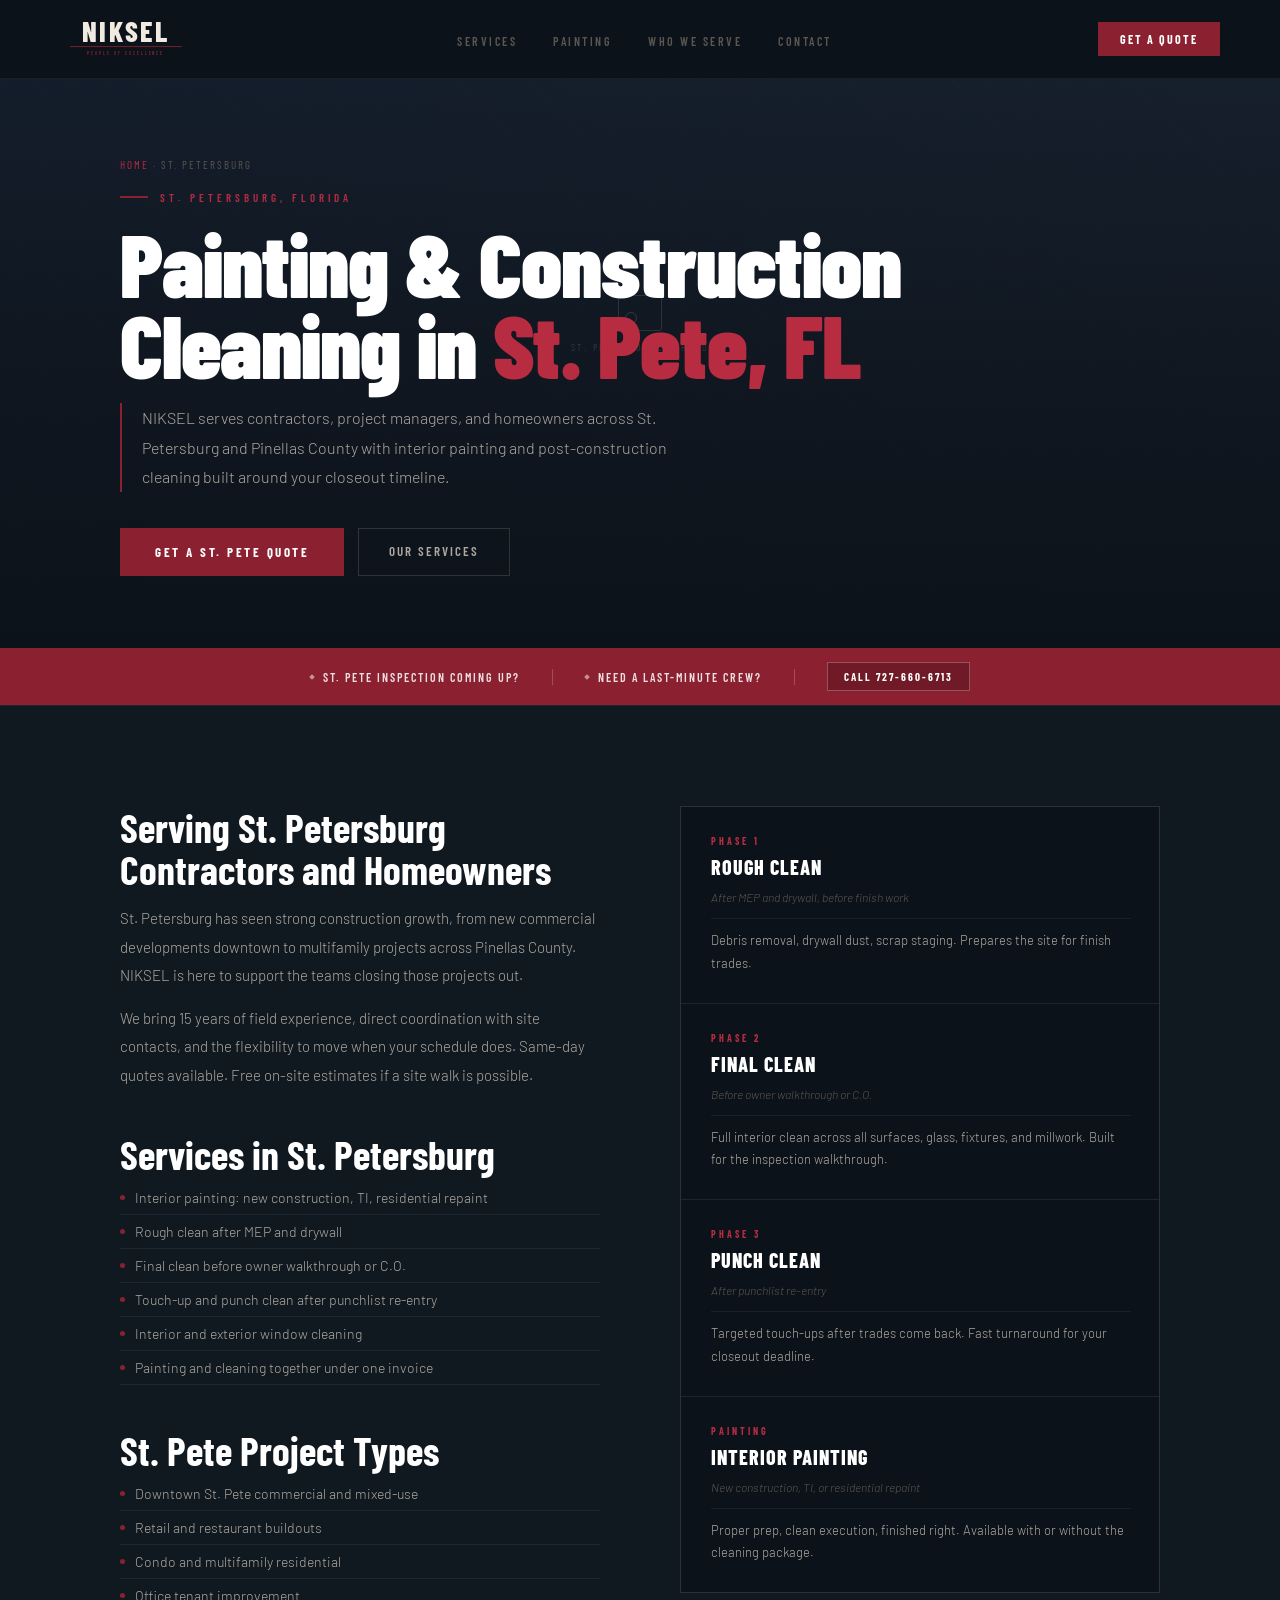
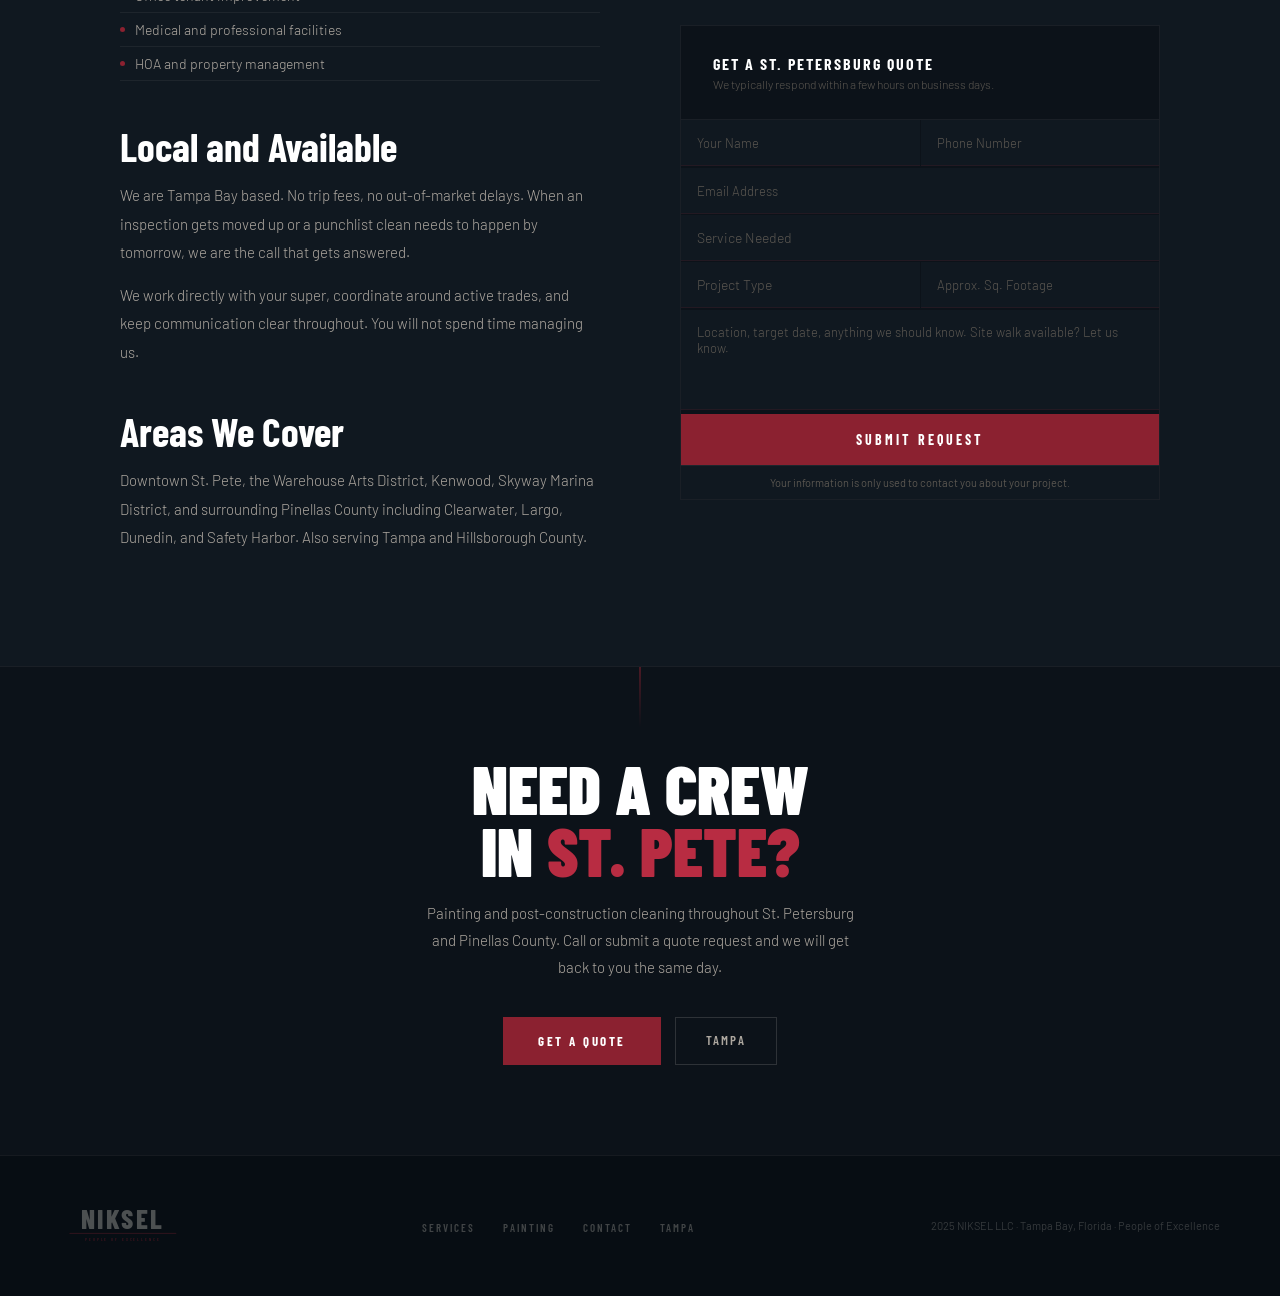
<file: construction-cleaning-st-petersburg.html>
<!DOCTYPE html>
<html lang="en">
<head>
  <meta charset="UTF-8">
  <meta name="viewport" content="width=device-width, initial-scale=1.0">
  <title>Construction Cleaning &amp; Painting St. Petersburg, FL | NIKSEL</title>
  <meta name="description" content="NIKSEL provides interior painting and post-construction cleaning in St. Petersburg, FL. Serving contractors and project teams across Pinellas County. Local, fast, reliable.">
  <link rel="canonical" href="https://niksel.us/construction-cleaning-st-petersburg">
  
  <link rel="preconnect" href="https://fonts.googleapis.com">
  <link rel="preconnect" href="https://fonts.gstatic.com" crossorigin>
  <link href="https://fonts.googleapis.com/css2?family=Barlow+Condensed:wght@300;400;600;700;800;900&family=Barlow:wght@300;400;500&display=swap" rel="stylesheet">
  <style>
    :root{--bg:#0C1219;--bg1:#101820;--bg2:#141E2A;--bg3:#192436;--bur:#8B2130;--bur-mid:#A0263A;--bur-light:#B82C42;--cream:#F0EAE0;--cream-dim:#AEA8A0;--cream-faint:#5A5650;--rule:rgba(240,234,224,0.06);--rule-bur:rgba(139,33,48,0.28);}
    *,*::before,*::after{margin:0;padding:0;box-sizing:border-box;}
    html{scroll-behavior:smooth;}
    body{font-family:'Barlow',sans-serif;background:var(--bg);color:var(--cream);overflow-x:hidden;}
    .wrap{max-width:1160px;margin:0 auto;padding:0 60px;}
    @keyframes heroReveal{from{opacity:0;transform:translateY(28px);}to{opacity:1;transform:translateY(0);}}
    @keyframes rulerGrow{from{transform:scaleX(0);}to{transform:scaleX(1);}}
    @keyframes shimmer{0%{background-position:-200% 0;}100%{background-position:200% 0;}}
    .fade-up{opacity:0;transform:translateY(24px);transition:opacity .7s cubic-bezier(.22,1,.36,1),transform .7s cubic-bezier(.22,1,.36,1);}
    .fade-up.in{opacity:1;transform:none;}
    .d1{transition-delay:.08s;}.d2{transition-delay:.16s;}.d3{transition-delay:.24s;}
    .btn-red{font-family:'Barlow Condensed',sans-serif;font-size:13px;font-weight:700;letter-spacing:2.5px;text-transform:uppercase;padding:15px 34px;background:var(--bur);color:#fff;text-decoration:none;border:1px solid var(--bur);transition:background .25s,transform .25s,box-shadow .25s;display:inline-block;position:relative;overflow:hidden;}
    .btn-red:hover{background:var(--bur-mid);transform:translateY(-2px);box-shadow:0 8px 24px rgba(139,33,48,0.35);}
    .btn-ghost{font-family:'Barlow Condensed',sans-serif;font-size:13px;font-weight:600;letter-spacing:2px;text-transform:uppercase;padding:14px 30px;background:transparent;color:var(--cream-dim);text-decoration:none;border:1px solid rgba(240,234,224,0.15);transition:all .25s;display:inline-block;}
    .btn-ghost:hover{border-color:rgba(240,234,224,0.45);color:var(--cream);}
    .imgp{background:var(--bg3);border:1px solid var(--rule);position:relative;overflow:hidden;display:flex;align-items:center;justify-content:center;flex-direction:column;gap:10px;}
    .imgp::before{content:'';position:absolute;inset:0;background:repeating-linear-gradient(45deg,transparent,transparent 24px,rgba(240,234,224,0.012) 24px,rgba(240,234,224,0.012) 25px);}
    .imgp::after{content:'';position:absolute;inset:0;background:linear-gradient(90deg,transparent,rgba(240,234,224,0.02) 50%,transparent);background-size:200% 100%;animation:shimmer 4s linear infinite;}
    .imgp-inner{position:relative;z-index:1;display:flex;flex-direction:column;align-items:center;gap:10px;}
    .imgp-icon{width:44px;height:36px;border:1.5px solid rgba(240,234,224,0.12);border-radius:3px;position:relative;}
    .imgp-icon::before{content:'';position:absolute;bottom:6px;left:6px;width:12px;height:12px;border:1.5px solid rgba(240,234,224,0.15);border-radius:50%;}
    .imgp span{font-family:'Barlow Condensed',sans-serif;font-size:10px;letter-spacing:2.5px;text-transform:uppercase;color:rgba(240,234,224,0.15);}
    nav{position:fixed;top:0;left:0;right:0;z-index:200;display:flex;align-items:center;justify-content:space-between;padding:16px 60px;background:rgba(12,18,25,0.96);backdrop-filter:blur(20px);border-bottom:1px solid var(--rule);transition:padding .35s,border-color .35s;}
    nav.scrolled{padding:11px 60px;border-bottom-color:var(--rule-bur);}
    .nav-logo{display:flex;align-items:center;text-decoration:none;}
    .nav-links{display:flex;gap:36px;list-style:none;}
    .nav-links a{font-family:'Barlow Condensed',sans-serif;font-size:12px;font-weight:600;letter-spacing:2.5px;text-transform:uppercase;color:var(--cream-faint);text-decoration:none;transition:color .2s;position:relative;}
    .nav-links a::after{content:'';position:absolute;bottom:-4px;left:0;width:0;height:1px;background:var(--bur);transition:width .25s;}
    .nav-links a:hover{color:var(--cream);}.nav-links a:hover::after{width:100%;}
    .nav-cta{font-family:'Barlow Condensed',sans-serif;font-size:12px;font-weight:700;letter-spacing:2px;text-transform:uppercase;padding:10px 22px;background:var(--bur);color:#fff;text-decoration:none;transition:background .2s;}
    .nav-cta:hover{background:var(--bur-mid);}
    .eyeline{display:flex;align-items:center;gap:12px;margin-bottom:18px;}
    .eyeline::before{content:'';display:block;width:28px;height:2px;background:var(--bur);}
    .label{font-family:'Barlow Condensed',sans-serif;font-size:11px;font-weight:600;letter-spacing:4px;text-transform:uppercase;color:var(--bur-light);}
    .loc-hero{min-height:72vh;display:flex;align-items:flex-end;position:relative;overflow:hidden;padding-top:78px;background:var(--bg);}
    .loc-hero-img{position:absolute;inset:0;}
    .loc-hero-img .imgp{width:100%;height:100%;border:none;}
    .loc-hero-img::after{content:'';position:absolute;inset:0;background:linear-gradient(to top,var(--bg) 0%,rgba(12,18,25,0.7) 50%,rgba(12,18,25,0.3) 100%);}
    .loc-hero-body{position:relative;z-index:2;padding:0 60px 72px;width:100%;}
    .breadcrumb{font-family:'Barlow Condensed',sans-serif;font-size:11px;letter-spacing:2px;text-transform:uppercase;color:var(--cream-faint);margin-bottom:20px;}
    .breadcrumb a{color:var(--bur-light);text-decoration:none;}
    .breadcrumb a:hover{color:var(--bur-mid);}
    .loc-h1{font-family:'Barlow Condensed',sans-serif;font-size:clamp(52px,7vw,96px);font-weight:900;line-height:.9;letter-spacing:-1px;color:#fff;margin-bottom:20px;animation:heroReveal .8s cubic-bezier(.22,1,.36,1) .2s both;}
    .loc-h1 em{font-style:normal;color:var(--bur-light);}
    .loc-sub{font-size:16px;font-weight:300;line-height:1.85;color:var(--cream-dim);max-width:560px;margin-bottom:36px;padding-left:20px;border-left:2px solid var(--bur);animation:heroReveal .8s cubic-bezier(.22,1,.36,1) .36s both;}
    .loc-btns{display:flex;gap:14px;flex-wrap:wrap;animation:heroReveal .8s cubic-bezier(.22,1,.36,1) .5s both;}
    .urgency{background:var(--bur);padding:14px 60px;display:flex;align-items:center;gap:32px;justify-content:center;flex-wrap:wrap;}
    .urg-item{font-family:'Barlow Condensed',sans-serif;font-size:12px;font-weight:600;letter-spacing:2px;text-transform:uppercase;color:rgba(255,255,255,0.85);display:flex;align-items:center;gap:9px;}
    .urg-item::before{content:'';width:4px;height:4px;background:rgba(255,255,255,0.5);transform:rotate(45deg);flex-shrink:0;}
    .urg-div{width:1px;height:16px;background:rgba(255,255,255,0.2);}
    .urg-cta{font-family:'Barlow Condensed',sans-serif;font-size:11px;font-weight:700;letter-spacing:2px;text-transform:uppercase;padding:7px 16px;background:rgba(0,0,0,0.2);color:#fff;text-decoration:none;border:1px solid rgba(255,255,255,0.25);transition:background .2s;}
    .urg-cta:hover{background:rgba(0,0,0,0.4);}
    .loc-content{padding:100px 0;background:var(--bg1);border-top:1px solid var(--rule);}
    .loc-grid{display:grid;grid-template-columns:1fr 1fr;gap:80px;align-items:start;}
    .loc-body h2{font-family:'Barlow Condensed',sans-serif;font-size:clamp(28px,3.2vw,40px);font-weight:700;line-height:1.05;color:#fff;margin-bottom:14px;margin-top:44px;}
    .loc-body h2:first-child{margin-top:0;}
    .loc-body p{font-size:15px;font-weight:300;line-height:1.9;color:var(--cream-dim);margin-bottom:14px;}
    .loc-body ul{list-style:none;margin-bottom:20px;display:flex;flex-direction:column;gap:8px;}
    .loc-body ul li{font-size:14px;font-weight:300;color:var(--cream-dim);display:flex;align-items:flex-start;gap:10px;padding-bottom:8px;border-bottom:1px solid var(--rule);}
    .loc-body ul li::before{content:'';width:5px;height:5px;background:var(--bur);border-radius:50%;flex-shrink:0;margin-top:6px;}
    .svc-mini{display:flex;flex-direction:column;gap:1px;background:var(--rule);border:1px solid var(--rule);margin-bottom:32px;}
    .svc-mini-card{background:var(--bg);padding:28px 28px;border-left:2px solid transparent;transition:all .25s;}
    .svc-mini-card:hover{background:var(--bg2);border-left-color:var(--bur);}
    .svc-mini-card .phase-tag{font-family:'Barlow Condensed',sans-serif;font-size:10px;font-weight:700;letter-spacing:3px;text-transform:uppercase;color:var(--bur-light);display:block;margin-bottom:8px;}
    .svc-mini-card h3{font-family:'Barlow Condensed',sans-serif;font-size:20px;font-weight:800;letter-spacing:1px;text-transform:uppercase;color:#fff;margin-bottom:8px;}
    .svc-mini-card .when{font-size:12px;font-style:italic;color:var(--cream-faint);margin-bottom:10px;padding-bottom:10px;border-bottom:1px solid var(--rule);}
    .svc-mini-card p{font-size:13px;font-weight:300;line-height:1.75;color:var(--cream-dim);margin:0;}
    .lead-form{background:var(--bg);border:1px solid var(--rule);}
    .form-head{padding:28px 32px;border-bottom:1px solid var(--rule);}
    .form-head h3{font-family:'Barlow Condensed',sans-serif;font-size:16px;font-weight:700;letter-spacing:2px;text-transform:uppercase;color:#fff;}
    .form-head p{font-size:12px;font-weight:300;color:var(--cream-faint);margin-top:4px;}
    .frow{display:grid;grid-template-columns:1fr 1fr;gap:1px;margin-bottom:1px;}
    .ff{margin-bottom:1px;}
    .ff input,.ff select,.ff textarea{width:100%;padding:14px 16px;background:var(--bg1);border:none;border-bottom:1px solid rgba(139,33,48,0.15);color:#fff;font-family:'Barlow',sans-serif;font-size:14px;font-weight:300;outline:none;transition:border-color .2s,background .2s;appearance:none;}
    .ff input:focus,.ff select:focus,.ff textarea:focus{border-color:var(--bur-light);background:rgba(139,33,48,0.04);}
    .ff input::placeholder,.ff textarea::placeholder{color:var(--cream-faint);font-size:13px;}
    .ff select{color:var(--cream-faint);}.ff select.filled{color:#fff;}
    .ff select option{background:var(--bg1);color:#fff;}
    .ff textarea{resize:none;height:100px;}
    .form-submit{width:100%;padding:17px;background:var(--bur);color:#fff;border:none;font-family:'Barlow Condensed',sans-serif;font-size:14px;font-weight:700;letter-spacing:3px;text-transform:uppercase;cursor:pointer;transition:background .2s,box-shadow .2s;}
    .form-submit:hover{background:var(--bur-mid);box-shadow:0 4px 20px rgba(139,33,48,0.3);}
    .form-note{font-size:11px;color:var(--cream-faint);padding:10px 16px;text-align:center;background:var(--bg1);border-top:1px solid var(--rule);}
    .final-cta{padding:90px 0;text-align:center;background:var(--bg);border-top:1px solid var(--rule);position:relative;overflow:hidden;}
    .final-cta::before{content:'';position:absolute;top:0;left:50%;transform:translateX(-50%);width:1px;height:60px;background:linear-gradient(to bottom,var(--bur),transparent);}
    .final-cta h2{font-family:'Barlow Condensed',sans-serif;font-size:clamp(40px,5.5vw,68px);font-weight:900;line-height:.92;color:#fff;margin-bottom:18px;}
    .final-cta h2 em{font-style:normal;color:var(--bur-light);}
    .final-cta p{font-size:15px;font-weight:300;color:var(--cream-dim);max-width:440px;margin:0 auto 36px;line-height:1.8;}
    .final-btns{display:flex;gap:14px;justify-content:center;flex-wrap:wrap;}
    footer{background:#070D13;padding:48px 60px;border-top:1px solid var(--rule);}
    .footer-inner{max-width:1160px;margin:0 auto;display:flex;align-items:center;justify-content:space-between;flex-wrap:wrap;gap:20px;}
    .footer-links{display:flex;gap:28px;list-style:none;}
    .footer-links a{font-family:'Barlow Condensed',sans-serif;font-size:11px;font-weight:600;letter-spacing:2px;text-transform:uppercase;color:rgba(240,234,224,0.25);text-decoration:none;transition:color .2s;}
    .footer-links a:hover{color:rgba(240,234,224,0.6);}
    .footer-copy{font-size:11px;color:rgba(240,234,224,0.2);}
    @media(max-width:900px){
      nav{padding:14px 24px;}.nav-links{display:none;}
      .loc-hero-body{padding:0 24px 56px;}
      .loc-grid{grid-template-columns:1fr;gap:48px;}
      .loc-content{padding:72px 0;}
      .urgency{padding:14px 24px;gap:12px;}.urg-div{display:none;}
      footer{padding:36px 24px;}.footer-links{display:none;}
      .frow{grid-template-columns:1fr;}
      .final-cta{padding:70px 0;}
    }
  </style>
</head>
<body>
<nav id="nav">
  <a class="nav-logo" href="/"><svg xmlns="http://www.w3.org/2000/svg" viewBox="0 0 400 140" height="46" aria-label="NIKSEL">
  <text x="200" y="78" font-family="'Barlow Condensed','Arial Narrow',Arial,sans-serif" font-weight="800" font-size="86" letter-spacing="8" text-anchor="middle" fill="#F0EAE0">NIKSEL</text>
  <rect x="30" y="92" width="340" height="2.5" fill="#8B2130"/>
  <text x="200" y="118" font-family="'Barlow Condensed','Arial Narrow',Arial,sans-serif" font-weight="600" font-size="14" letter-spacing="6" text-anchor="middle" fill="#8B2130">PEOPLE OF EXCELLENCE</text>
</svg></a>
  <ul class="nav-links">
    <li><a href="/#services">Services</a></li>
    <li><a href="/#painting">Painting</a></li>
    <li><a href="/#who">Who We Serve</a></li>
    <li><a href="/#contact">Contact</a></li>
  </ul>
  <a href="/#contact" class="nav-cta">Get a Quote</a>
</nav>

<section class="loc-hero">
  <div class="loc-hero-img">
    <div class="imgp" style="width:100%;height:100%;">
      <div class="imgp-inner"><div class="imgp-icon"></div><span>St. Pete Project Photo</span></div>
    </div>
  </div>
  <div class="loc-hero-body wrap">
    <div class="breadcrumb"><a href="/">Home</a> &middot; St. Petersburg</div>
    <div class="eyeline" style="animation:heroReveal .8s cubic-bezier(.22,1,.36,1) .1s both;"><span class="label">St. Petersburg, Florida</span></div>
    <h1 class="loc-h1">Painting &amp; Construction<br>Cleaning in <em>St. Pete, FL</em></h1>
    <p class="loc-sub">NIKSEL serves contractors, project managers, and homeowners across St. Petersburg and Pinellas County with interior painting and post-construction cleaning built around your closeout timeline.</p>
    <div class="loc-btns">
      <a href="/#contact" class="btn-red">Get a St. Pete Quote</a>
      <a href="/#services" class="btn-ghost">Our Services</a>
    </div>
  </div>
</section>

<div class="urgency">
  <div class="urg-item">St. Pete inspection coming up?</div>
  <div class="urg-div"></div>
  <div class="urg-item">Need a last-minute crew?</div>
  <div class="urg-div"></div>
  <a href="tel:7276606713" class="urg-cta">Call 727-660-6713</a>
</div>

<section class="loc-content">
  <div class="wrap">
    <div class="loc-grid">
      <div class="loc-body fade-up">
        <h2>Serving St. Petersburg Contractors and Homeowners</h2>
        <p>St. Petersburg has seen strong construction growth, from new commercial developments downtown to multifamily projects across Pinellas County. NIKSEL is here to support the teams closing those projects out.</p>
        <p>We bring 15 years of field experience, direct coordination with site contacts, and the flexibility to move when your schedule does. Same-day quotes available. Free on-site estimates if a site walk is possible.</p>

        <h2>Services in St. Petersburg</h2>
        <ul>
          <li>Interior painting: new construction, TI, residential repaint</li>
          <li>Rough clean after MEP and drywall</li>
          <li>Final clean before owner walkthrough or C.O.</li>
          <li>Touch-up and punch clean after punchlist re-entry</li>
          <li>Interior and exterior window cleaning</li>
          <li>Painting and cleaning together under one invoice</li>
        </ul>

        <h2>St. Pete Project Types</h2>
        <ul>
          <li>Downtown St. Pete commercial and mixed-use</li>
          <li>Retail and restaurant buildouts</li>
          <li>Condo and multifamily residential</li>
          <li>Office tenant improvement</li>
          <li>Medical and professional facilities</li>
          <li>HOA and property management</li>
        </ul>

        <h2>Local and Available</h2>
        <p>We are Tampa Bay based. No trip fees, no out-of-market delays. When an inspection gets moved up or a punchlist clean needs to happen by tomorrow, we are the call that gets answered.</p>
        <p>We work directly with your super, coordinate around active trades, and keep communication clear throughout. You will not spend time managing us.</p>

        <h2>Areas We Cover</h2>
        <p>Downtown St. Pete, the Warehouse Arts District, Kenwood, Skyway Marina District, and surrounding Pinellas County including Clearwater, Largo, Dunedin, and Safety Harbor. Also serving Tampa and Hillsborough County.</p>
      </div>
      <div class="fade-up d1">
        <div class="svc-mini">
          <div class="svc-mini-card">
            <span class="phase-tag">Phase 1</span>
            <h3>Rough Clean</h3>
            <p class="when">After MEP and drywall, before finish work</p>
            <p>Debris removal, drywall dust, scrap staging. Prepares the site for finish trades.</p>
          </div>
          <div class="svc-mini-card">
            <span class="phase-tag">Phase 2</span>
            <h3>Final Clean</h3>
            <p class="when">Before owner walkthrough or C.O.</p>
            <p>Full interior clean across all surfaces, glass, fixtures, and millwork. Built for the inspection walkthrough.</p>
          </div>
          <div class="svc-mini-card">
            <span class="phase-tag">Phase 3</span>
            <h3>Punch Clean</h3>
            <p class="when">After punchlist re-entry</p>
            <p>Targeted touch-ups after trades come back. Fast turnaround for your closeout deadline.</p>
          </div>
          <div class="svc-mini-card">
            <span class="phase-tag">Painting</span>
            <h3>Interior Painting</h3>
            <p class="when">New construction, TI, or residential repaint</p>
            <p>Proper prep, clean execution, finished right. Available with or without the cleaning package.</p>
          </div>
        </div>
        <div class="lead-form">
          <div class="form-head">
            <h3>Get a St. Petersburg Quote</h3>
            <p>We typically respond within a few hours on business days.</p>
          </div>
          <form action="https://formspree.io/f/YOUR-ID" method="POST">
            <div class="frow">
              <div class="ff"><input type="text" name="name" placeholder="Your Name" required></div>
              <div class="ff"><input type="tel" name="phone" placeholder="Phone Number" required></div>
            </div>
            <div class="ff"><input type="email" name="email" placeholder="Email Address" required></div>
            <div class="ff">
              <select name="service" required onchange="this.classList.add('filled')">
                <option value="" disabled selected>Service Needed</option>
                <option>Interior Painting</option>
                <option>Construction Cleaning</option>
                <option>Painting and Cleaning</option>
                <option>Not Sure Yet</option>
              </select>
            </div>
            <div class="frow">
              <div class="ff">
                <select name="project_type" onchange="this.classList.add('filled')">
                  <option value="" disabled selected>Project Type</option>
                  <option>New Construction</option>
                  <option>Tenant Improvement</option>
                  <option>Residential Repaint</option>
                  <option>Renovation or Remodel</option>
                  <option>Commercial</option>
                  <option>HOA or Property</option>
                  <option>Other</option>
                </select>
              </div>
              <div class="ff"><input type="text" name="sqft" placeholder="Approx. Sq. Footage"></div>
            </div>
            <div class="ff"><textarea name="message" placeholder="Location, target date, anything we should know. Site walk available? Let us know."></textarea></div>
            <button type="submit" class="form-submit">Submit Request</button>
          </form>
          <div class="form-note">Your information is only used to contact you about your project.</div>
        </div>
      </div>
    </div>
  </div>
</section>

<section class="final-cta">
  <div class="wrap">
    <h2 class="fade-up">NEED A CREW<br>IN <em>ST. PETE?</em></h2>
    <p class="fade-up d1">Painting and post-construction cleaning throughout St. Petersburg and Pinellas County. Call or submit a quote request and we will get back to you the same day.</p>
    <div class="final-btns fade-up d2">
      <a href="/#contact" class="btn-red">Get a Quote</a>
      <a href="/post-construction-cleaning-tampa" class="btn-ghost">Tampa</a>
    </div>
  </div>
</section>

<footer>
  <div class="footer-inner">
    <svg xmlns="http://www.w3.org/2000/svg" viewBox="0 0 400 140" height="44" aria-label="NIKSEL">
  <text x="200" y="78" font-family="'Barlow Condensed','Arial Narrow',Arial,sans-serif" font-weight="800" font-size="86" letter-spacing="8" text-anchor="middle" fill="rgba(240,234,224,0.3)">NIKSEL</text>
  <rect x="30" y="92" width="340" height="2.5" fill="rgba(139,33,48,0.4)"/>
  <text x="200" y="118" font-family="'Barlow Condensed','Arial Narrow',Arial,sans-serif" font-weight="600" font-size="14" letter-spacing="6" text-anchor="middle" fill="rgba(139,33,48,0.4)">PEOPLE OF EXCELLENCE</text>
</svg>
    <ul class="footer-links">
      <li><a href="/#services">Services</a></li>
      <li><a href="/#painting">Painting</a></li>
      <li><a href="/#contact">Contact</a></li>
      <li><a href="/post-construction-cleaning-tampa">Tampa</a></li>
    </ul>
    <p class="footer-copy">2025 NIKSEL LLC &middot; Tampa Bay, Florida &middot; People of Excellence</p>
  </div>
</footer>

<script>
  const nav=document.getElementById('nav');
  window.addEventListener('scroll',()=>nav.classList.toggle('scrolled',scrollY>60),{passive:true});
  const obs=new IntersectionObserver(e=>e.forEach(x=>{if(x.isIntersecting)x.target.classList.add('in');}),{threshold:0.1,rootMargin:'0px 0px -40px 0px'});
  document.querySelectorAll('.fade-up').forEach(el=>obs.observe(el));
</script>
</body>
</html>
</file>
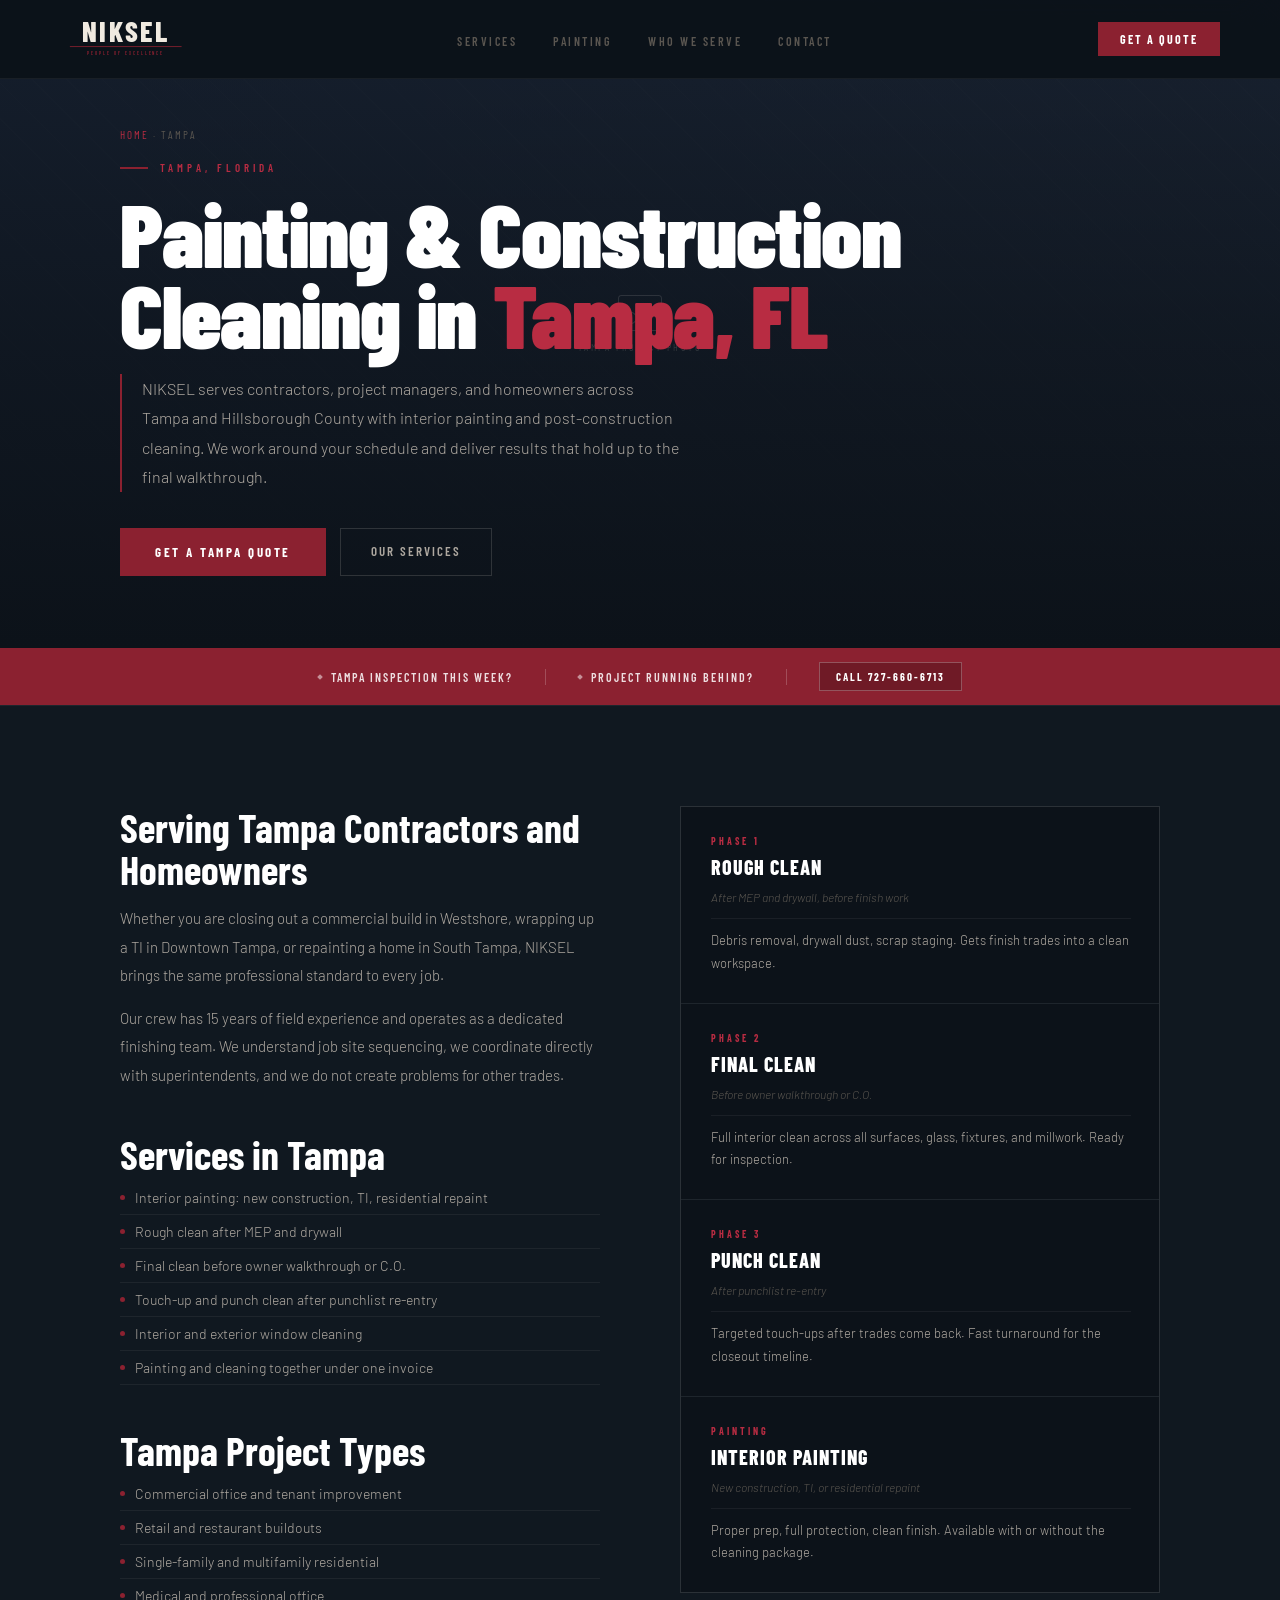
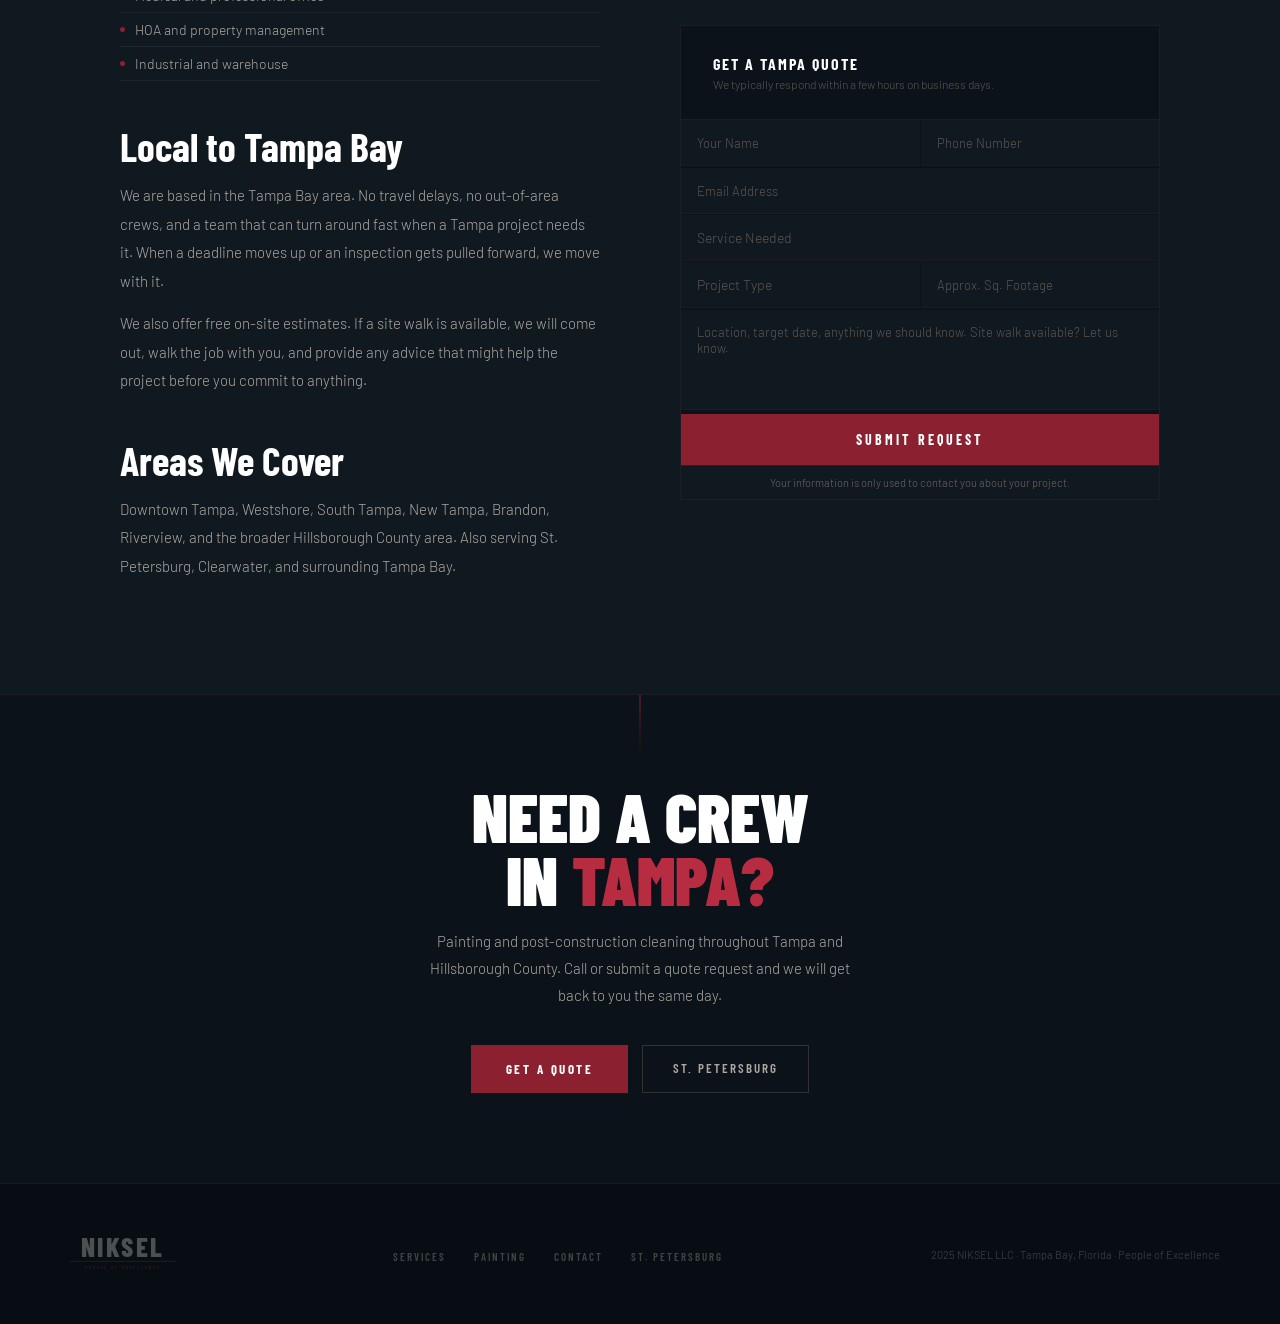
<file: post-construction-cleaning-tampa.html>
<!DOCTYPE html>
<html lang="en">
<head>
  <meta charset="UTF-8">
  <meta name="viewport" content="width=device-width, initial-scale=1.0">
  <title>Post-Construction Cleaning &amp; Painting Tampa, FL | NIKSEL</title>
  <meta name="description" content="NIKSEL provides interior painting and post-construction cleaning in Tampa, FL for contractors, project managers, and homeowners. Fast response, inspection-ready results.">
  <link rel="canonical" href="https://niksel.us/post-construction-cleaning-tampa">
  
  <link rel="preconnect" href="https://fonts.googleapis.com">
  <link rel="preconnect" href="https://fonts.gstatic.com" crossorigin>
  <link href="https://fonts.googleapis.com/css2?family=Barlow+Condensed:wght@300;400;600;700;800;900&family=Barlow:wght@300;400;500&display=swap" rel="stylesheet">
  <style>
    :root{--bg:#0C1219;--bg1:#101820;--bg2:#141E2A;--bg3:#192436;--bur:#8B2130;--bur-mid:#A0263A;--bur-light:#B82C42;--cream:#F0EAE0;--cream-dim:#AEA8A0;--cream-faint:#5A5650;--rule:rgba(240,234,224,0.06);--rule-bur:rgba(139,33,48,0.28);}
    *,*::before,*::after{margin:0;padding:0;box-sizing:border-box;}
    html{scroll-behavior:smooth;}
    body{font-family:'Barlow',sans-serif;background:var(--bg);color:var(--cream);overflow-x:hidden;}
    .wrap{max-width:1160px;margin:0 auto;padding:0 60px;}
    @keyframes heroReveal{from{opacity:0;transform:translateY(28px);}to{opacity:1;transform:translateY(0);}}
    @keyframes rulerGrow{from{transform:scaleX(0);}to{transform:scaleX(1);}}
    @keyframes shimmer{0%{background-position:-200% 0;}100%{background-position:200% 0;}}
    .fade-up{opacity:0;transform:translateY(24px);transition:opacity .7s cubic-bezier(.22,1,.36,1),transform .7s cubic-bezier(.22,1,.36,1);}
    .fade-up.in{opacity:1;transform:none;}
    .d1{transition-delay:.08s;}.d2{transition-delay:.16s;}.d3{transition-delay:.24s;}
    .btn-red{font-family:'Barlow Condensed',sans-serif;font-size:13px;font-weight:700;letter-spacing:2.5px;text-transform:uppercase;padding:15px 34px;background:var(--bur);color:#fff;text-decoration:none;border:1px solid var(--bur);transition:background .25s,transform .25s,box-shadow .25s;display:inline-block;position:relative;overflow:hidden;}
    .btn-red:hover{background:var(--bur-mid);transform:translateY(-2px);box-shadow:0 8px 24px rgba(139,33,48,0.35);}
    .btn-ghost{font-family:'Barlow Condensed',sans-serif;font-size:13px;font-weight:600;letter-spacing:2px;text-transform:uppercase;padding:14px 30px;background:transparent;color:var(--cream-dim);text-decoration:none;border:1px solid rgba(240,234,224,0.15);transition:all .25s;display:inline-block;}
    .btn-ghost:hover{border-color:rgba(240,234,224,0.45);color:var(--cream);}
    .imgp{background:var(--bg3);border:1px solid var(--rule);position:relative;overflow:hidden;display:flex;align-items:center;justify-content:center;flex-direction:column;gap:10px;}
    .imgp::before{content:'';position:absolute;inset:0;background:repeating-linear-gradient(45deg,transparent,transparent 24px,rgba(240,234,224,0.012) 24px,rgba(240,234,224,0.012) 25px);}
    .imgp::after{content:'';position:absolute;inset:0;background:linear-gradient(90deg,transparent,rgba(240,234,224,0.02) 50%,transparent);background-size:200% 100%;animation:shimmer 4s linear infinite;}
    .imgp-inner{position:relative;z-index:1;display:flex;flex-direction:column;align-items:center;gap:10px;}
    .imgp-icon{width:44px;height:36px;border:1.5px solid rgba(240,234,224,0.12);border-radius:3px;position:relative;}
    .imgp-icon::before{content:'';position:absolute;bottom:6px;left:6px;width:12px;height:12px;border:1.5px solid rgba(240,234,224,0.15);border-radius:50%;}
    .imgp span{font-family:'Barlow Condensed',sans-serif;font-size:10px;letter-spacing:2.5px;text-transform:uppercase;color:rgba(240,234,224,0.15);}
    nav{position:fixed;top:0;left:0;right:0;z-index:200;display:flex;align-items:center;justify-content:space-between;padding:16px 60px;background:rgba(12,18,25,0.96);backdrop-filter:blur(20px);border-bottom:1px solid var(--rule);transition:padding .35s,border-color .35s;}
    nav.scrolled{padding:11px 60px;border-bottom-color:var(--rule-bur);}
    .nav-logo{display:flex;align-items:center;text-decoration:none;}
    .nav-links{display:flex;gap:36px;list-style:none;}
    .nav-links a{font-family:'Barlow Condensed',sans-serif;font-size:12px;font-weight:600;letter-spacing:2.5px;text-transform:uppercase;color:var(--cream-faint);text-decoration:none;transition:color .2s;position:relative;}
    .nav-links a::after{content:'';position:absolute;bottom:-4px;left:0;width:0;height:1px;background:var(--bur);transition:width .25s;}
    .nav-links a:hover{color:var(--cream);}.nav-links a:hover::after{width:100%;}
    .nav-cta{font-family:'Barlow Condensed',sans-serif;font-size:12px;font-weight:700;letter-spacing:2px;text-transform:uppercase;padding:10px 22px;background:var(--bur);color:#fff;text-decoration:none;transition:background .2s;}
    .nav-cta:hover{background:var(--bur-mid);}
    .eyeline{display:flex;align-items:center;gap:12px;margin-bottom:18px;}
    .eyeline::before{content:'';display:block;width:28px;height:2px;background:var(--bur);}
    .label{font-family:'Barlow Condensed',sans-serif;font-size:11px;font-weight:600;letter-spacing:4px;text-transform:uppercase;color:var(--bur-light);}
    .loc-hero{min-height:72vh;display:flex;align-items:flex-end;position:relative;overflow:hidden;padding-top:78px;background:var(--bg);}
    .loc-hero-img{position:absolute;inset:0;}
    .loc-hero-img .imgp{width:100%;height:100%;border:none;}
    .loc-hero-img::after{content:'';position:absolute;inset:0;background:linear-gradient(to top,var(--bg) 0%,rgba(12,18,25,0.7) 50%,rgba(12,18,25,0.3) 100%);}
    .loc-hero-body{position:relative;z-index:2;padding:0 60px 72px;width:100%;}
    .breadcrumb{font-family:'Barlow Condensed',sans-serif;font-size:11px;letter-spacing:2px;text-transform:uppercase;color:var(--cream-faint);margin-bottom:20px;}
    .breadcrumb a{color:var(--bur-light);text-decoration:none;}
    .breadcrumb a:hover{color:var(--bur-mid);}
    .loc-h1{font-family:'Barlow Condensed',sans-serif;font-size:clamp(52px,7vw,96px);font-weight:900;line-height:.9;letter-spacing:-1px;color:#fff;margin-bottom:20px;animation:heroReveal .8s cubic-bezier(.22,1,.36,1) .2s both;}
    .loc-h1 em{font-style:normal;color:var(--bur-light);}
    .loc-sub{font-size:16px;font-weight:300;line-height:1.85;color:var(--cream-dim);max-width:560px;margin-bottom:36px;padding-left:20px;border-left:2px solid var(--bur);animation:heroReveal .8s cubic-bezier(.22,1,.36,1) .36s both;}
    .loc-btns{display:flex;gap:14px;flex-wrap:wrap;animation:heroReveal .8s cubic-bezier(.22,1,.36,1) .5s both;}
    .urgency{background:var(--bur);padding:14px 60px;display:flex;align-items:center;gap:32px;justify-content:center;flex-wrap:wrap;}
    .urg-item{font-family:'Barlow Condensed',sans-serif;font-size:12px;font-weight:600;letter-spacing:2px;text-transform:uppercase;color:rgba(255,255,255,0.85);display:flex;align-items:center;gap:9px;}
    .urg-item::before{content:'';width:4px;height:4px;background:rgba(255,255,255,0.5);transform:rotate(45deg);flex-shrink:0;}
    .urg-div{width:1px;height:16px;background:rgba(255,255,255,0.2);}
    .urg-cta{font-family:'Barlow Condensed',sans-serif;font-size:11px;font-weight:700;letter-spacing:2px;text-transform:uppercase;padding:7px 16px;background:rgba(0,0,0,0.2);color:#fff;text-decoration:none;border:1px solid rgba(255,255,255,0.25);transition:background .2s;}
    .urg-cta:hover{background:rgba(0,0,0,0.4);}
    .loc-content{padding:100px 0;background:var(--bg1);border-top:1px solid var(--rule);}
    .loc-grid{display:grid;grid-template-columns:1fr 1fr;gap:80px;align-items:start;}
    .loc-body h2{font-family:'Barlow Condensed',sans-serif;font-size:clamp(28px,3.2vw,40px);font-weight:700;line-height:1.05;color:#fff;margin-bottom:14px;margin-top:44px;}
    .loc-body h2:first-child{margin-top:0;}
    .loc-body p{font-size:15px;font-weight:300;line-height:1.9;color:var(--cream-dim);margin-bottom:14px;}
    .loc-body ul{list-style:none;margin-bottom:20px;display:flex;flex-direction:column;gap:8px;}
    .loc-body ul li{font-size:14px;font-weight:300;color:var(--cream-dim);display:flex;align-items:flex-start;gap:10px;padding-bottom:8px;border-bottom:1px solid var(--rule);}
    .loc-body ul li::before{content:'';width:5px;height:5px;background:var(--bur);border-radius:50%;flex-shrink:0;margin-top:6px;}
    .svc-mini{display:flex;flex-direction:column;gap:1px;background:var(--rule);border:1px solid var(--rule);margin-bottom:32px;}
    .svc-mini-card{background:var(--bg);padding:28px 28px;border-left:2px solid transparent;transition:all .25s;}
    .svc-mini-card:hover{background:var(--bg2);border-left-color:var(--bur);}
    .svc-mini-card .phase-tag{font-family:'Barlow Condensed',sans-serif;font-size:10px;font-weight:700;letter-spacing:3px;text-transform:uppercase;color:var(--bur-light);display:block;margin-bottom:8px;}
    .svc-mini-card h3{font-family:'Barlow Condensed',sans-serif;font-size:20px;font-weight:800;letter-spacing:1px;text-transform:uppercase;color:#fff;margin-bottom:8px;}
    .svc-mini-card .when{font-size:12px;font-style:italic;color:var(--cream-faint);margin-bottom:10px;padding-bottom:10px;border-bottom:1px solid var(--rule);}
    .svc-mini-card p{font-size:13px;font-weight:300;line-height:1.75;color:var(--cream-dim);margin:0;}
    .lead-form{background:var(--bg);border:1px solid var(--rule);}
    .form-head{padding:28px 32px;border-bottom:1px solid var(--rule);}
    .form-head h3{font-family:'Barlow Condensed',sans-serif;font-size:16px;font-weight:700;letter-spacing:2px;text-transform:uppercase;color:#fff;}
    .form-head p{font-size:12px;font-weight:300;color:var(--cream-faint);margin-top:4px;}
    .frow{display:grid;grid-template-columns:1fr 1fr;gap:1px;margin-bottom:1px;}
    .ff{margin-bottom:1px;}
    .ff input,.ff select,.ff textarea{width:100%;padding:14px 16px;background:var(--bg1);border:none;border-bottom:1px solid rgba(139,33,48,0.15);color:#fff;font-family:'Barlow',sans-serif;font-size:14px;font-weight:300;outline:none;transition:border-color .2s,background .2s;appearance:none;}
    .ff input:focus,.ff select:focus,.ff textarea:focus{border-color:var(--bur-light);background:rgba(139,33,48,0.04);}
    .ff input::placeholder,.ff textarea::placeholder{color:var(--cream-faint);font-size:13px;}
    .ff select{color:var(--cream-faint);}.ff select.filled{color:#fff;}
    .ff select option{background:var(--bg1);color:#fff;}
    .ff textarea{resize:none;height:100px;}
    .form-submit{width:100%;padding:17px;background:var(--bur);color:#fff;border:none;font-family:'Barlow Condensed',sans-serif;font-size:14px;font-weight:700;letter-spacing:3px;text-transform:uppercase;cursor:pointer;transition:background .2s,box-shadow .2s;}
    .form-submit:hover{background:var(--bur-mid);box-shadow:0 4px 20px rgba(139,33,48,0.3);}
    .form-note{font-size:11px;color:var(--cream-faint);padding:10px 16px;text-align:center;background:var(--bg1);border-top:1px solid var(--rule);}
    .final-cta{padding:90px 0;text-align:center;background:var(--bg);border-top:1px solid var(--rule);position:relative;overflow:hidden;}
    .final-cta::before{content:'';position:absolute;top:0;left:50%;transform:translateX(-50%);width:1px;height:60px;background:linear-gradient(to bottom,var(--bur),transparent);}
    .final-cta h2{font-family:'Barlow Condensed',sans-serif;font-size:clamp(40px,5.5vw,68px);font-weight:900;line-height:.92;color:#fff;margin-bottom:18px;}
    .final-cta h2 em{font-style:normal;color:var(--bur-light);}
    .final-cta p{font-size:15px;font-weight:300;color:var(--cream-dim);max-width:440px;margin:0 auto 36px;line-height:1.8;}
    .final-btns{display:flex;gap:14px;justify-content:center;flex-wrap:wrap;}
    footer{background:#070D13;padding:48px 60px;border-top:1px solid var(--rule);}
    .footer-inner{max-width:1160px;margin:0 auto;display:flex;align-items:center;justify-content:space-between;flex-wrap:wrap;gap:20px;}
    .footer-links{display:flex;gap:28px;list-style:none;}
    .footer-links a{font-family:'Barlow Condensed',sans-serif;font-size:11px;font-weight:600;letter-spacing:2px;text-transform:uppercase;color:rgba(240,234,224,0.25);text-decoration:none;transition:color .2s;}
    .footer-links a:hover{color:rgba(240,234,224,0.6);}
    .footer-copy{font-size:11px;color:rgba(240,234,224,0.2);}
    @media(max-width:900px){
      nav{padding:14px 24px;}.nav-links{display:none;}
      .loc-hero-body{padding:0 24px 56px;}
      .loc-grid{grid-template-columns:1fr;gap:48px;}
      .loc-content{padding:72px 0;}
      .urgency{padding:14px 24px;gap:12px;}.urg-div{display:none;}
      footer{padding:36px 24px;}.footer-links{display:none;}
      .frow{grid-template-columns:1fr;}
      .final-cta{padding:70px 0;}
    }
  </style>
</head>
<body>
<nav id="nav">
  <a class="nav-logo" href="/"><svg xmlns="http://www.w3.org/2000/svg" viewBox="0 0 400 140" height="46" aria-label="NIKSEL">
  <text x="200" y="78" font-family="'Barlow Condensed','Arial Narrow',Arial,sans-serif" font-weight="800" font-size="86" letter-spacing="8" text-anchor="middle" fill="#F0EAE0">NIKSEL</text>
  <rect x="30" y="92" width="340" height="2.5" fill="#8B2130"/>
  <text x="200" y="118" font-family="'Barlow Condensed','Arial Narrow',Arial,sans-serif" font-weight="600" font-size="14" letter-spacing="6" text-anchor="middle" fill="#8B2130">PEOPLE OF EXCELLENCE</text>
</svg></a>
  <ul class="nav-links">
    <li><a href="/#services">Services</a></li>
    <li><a href="/#painting">Painting</a></li>
    <li><a href="/#who">Who We Serve</a></li>
    <li><a href="/#contact">Contact</a></li>
  </ul>
  <a href="/#contact" class="nav-cta">Get a Quote</a>
</nav>

<section class="loc-hero">
  <div class="loc-hero-img">
    <div class="imgp" style="width:100%;height:100%;">
      <div class="imgp-inner"><div class="imgp-icon"></div><span>Tampa Project Photo</span></div>
    </div>
  </div>
  <div class="loc-hero-body wrap">
    <div class="breadcrumb"><a href="/">Home</a> &middot; Tampa</div>
    <div class="eyeline" style="animation:heroReveal .8s cubic-bezier(.22,1,.36,1) .1s both;"><span class="label">Tampa, Florida</span></div>
    <h1 class="loc-h1">Painting &amp; Construction<br>Cleaning in <em>Tampa, FL</em></h1>
    <p class="loc-sub">NIKSEL serves contractors, project managers, and homeowners across Tampa and Hillsborough County with interior painting and post-construction cleaning. We work around your schedule and deliver results that hold up to the final walkthrough.</p>
    <div class="loc-btns">
      <a href="/#contact" class="btn-red">Get a Tampa Quote</a>
      <a href="/#services" class="btn-ghost">Our Services</a>
    </div>
  </div>
</section>

<div class="urgency">
  <div class="urg-item">Tampa inspection this week?</div>
  <div class="urg-div"></div>
  <div class="urg-item">Project running behind?</div>
  <div class="urg-div"></div>
  <a href="tel:7276606713" class="urg-cta">Call 727-660-6713</a>
</div>

<section class="loc-content">
  <div class="wrap">
    <div class="loc-grid">
      <div class="loc-body fade-up">
        <h2>Serving Tampa Contractors and Homeowners</h2>
        <p>Whether you are closing out a commercial build in Westshore, wrapping up a TI in Downtown Tampa, or repainting a home in South Tampa, NIKSEL brings the same professional standard to every job.</p>
        <p>Our crew has 15 years of field experience and operates as a dedicated finishing team. We understand job site sequencing, we coordinate directly with superintendents, and we do not create problems for other trades.</p>

        <h2>Services in Tampa</h2>
        <ul>
          <li>Interior painting: new construction, TI, residential repaint</li>
          <li>Rough clean after MEP and drywall</li>
          <li>Final clean before owner walkthrough or C.O.</li>
          <li>Touch-up and punch clean after punchlist re-entry</li>
          <li>Interior and exterior window cleaning</li>
          <li>Painting and cleaning together under one invoice</li>
        </ul>

        <h2>Tampa Project Types</h2>
        <ul>
          <li>Commercial office and tenant improvement</li>
          <li>Retail and restaurant buildouts</li>
          <li>Single-family and multifamily residential</li>
          <li>Medical and professional office</li>
          <li>HOA and property management</li>
          <li>Industrial and warehouse</li>
        </ul>

        <h2>Local to Tampa Bay</h2>
        <p>We are based in the Tampa Bay area. No travel delays, no out-of-area crews, and a team that can turn around fast when a Tampa project needs it. When a deadline moves up or an inspection gets pulled forward, we move with it.</p>
        <p>We also offer free on-site estimates. If a site walk is available, we will come out, walk the job with you, and provide any advice that might help the project before you commit to anything.</p>

        <h2>Areas We Cover</h2>
        <p>Downtown Tampa, Westshore, South Tampa, New Tampa, Brandon, Riverview, and the broader Hillsborough County area. Also serving St. Petersburg, Clearwater, and surrounding Tampa Bay.</p>
      </div>
      <div class="fade-up d1">
        <div class="svc-mini">
          <div class="svc-mini-card">
            <span class="phase-tag">Phase 1</span>
            <h3>Rough Clean</h3>
            <p class="when">After MEP and drywall, before finish work</p>
            <p>Debris removal, drywall dust, scrap staging. Gets finish trades into a clean workspace.</p>
          </div>
          <div class="svc-mini-card">
            <span class="phase-tag">Phase 2</span>
            <h3>Final Clean</h3>
            <p class="when">Before owner walkthrough or C.O.</p>
            <p>Full interior clean across all surfaces, glass, fixtures, and millwork. Ready for inspection.</p>
          </div>
          <div class="svc-mini-card">
            <span class="phase-tag">Phase 3</span>
            <h3>Punch Clean</h3>
            <p class="when">After punchlist re-entry</p>
            <p>Targeted touch-ups after trades come back. Fast turnaround for the closeout timeline.</p>
          </div>
          <div class="svc-mini-card">
            <span class="phase-tag">Painting</span>
            <h3>Interior Painting</h3>
            <p class="when">New construction, TI, or residential repaint</p>
            <p>Proper prep, full protection, clean finish. Available with or without the cleaning package.</p>
          </div>
        </div>
        <div class="lead-form">
          <div class="form-head">
            <h3>Get a Tampa Quote</h3>
            <p>We typically respond within a few hours on business days.</p>
          </div>
          <form action="https://formspree.io/f/YOUR-ID" method="POST">
            <div class="frow">
              <div class="ff"><input type="text" name="name" placeholder="Your Name" required></div>
              <div class="ff"><input type="tel" name="phone" placeholder="Phone Number" required></div>
            </div>
            <div class="ff"><input type="email" name="email" placeholder="Email Address" required></div>
            <div class="ff">
              <select name="service" required onchange="this.classList.add('filled')">
                <option value="" disabled selected>Service Needed</option>
                <option>Interior Painting</option>
                <option>Construction Cleaning</option>
                <option>Painting and Cleaning</option>
                <option>Not Sure Yet</option>
              </select>
            </div>
            <div class="frow">
              <div class="ff">
                <select name="project_type" onchange="this.classList.add('filled')">
                  <option value="" disabled selected>Project Type</option>
                  <option>New Construction</option>
                  <option>Tenant Improvement</option>
                  <option>Residential Repaint</option>
                  <option>Renovation or Remodel</option>
                  <option>Commercial</option>
                  <option>HOA or Property</option>
                  <option>Other</option>
                </select>
              </div>
              <div class="ff"><input type="text" name="sqft" placeholder="Approx. Sq. Footage"></div>
            </div>
            <div class="ff"><textarea name="message" placeholder="Location, target date, anything we should know. Site walk available? Let us know."></textarea></div>
            <button type="submit" class="form-submit">Submit Request</button>
          </form>
          <div class="form-note">Your information is only used to contact you about your project.</div>
        </div>
      </div>
    </div>
  </div>
</section>

<section class="final-cta">
  <div class="wrap">
    <h2 class="fade-up">NEED A CREW<br>IN <em>TAMPA?</em></h2>
    <p class="fade-up d1">Painting and post-construction cleaning throughout Tampa and Hillsborough County. Call or submit a quote request and we will get back to you the same day.</p>
    <div class="final-btns fade-up d2">
      <a href="/#contact" class="btn-red">Get a Quote</a>
      <a href="/construction-cleaning-st-petersburg" class="btn-ghost">St. Petersburg</a>
    </div>
  </div>
</section>

<footer>
  <div class="footer-inner">
    <svg xmlns="http://www.w3.org/2000/svg" viewBox="0 0 400 140" height="44" aria-label="NIKSEL">
  <text x="200" y="78" font-family="'Barlow Condensed','Arial Narrow',Arial,sans-serif" font-weight="800" font-size="86" letter-spacing="8" text-anchor="middle" fill="rgba(240,234,224,0.3)">NIKSEL</text>
  <rect x="30" y="92" width="340" height="2.5" fill="rgba(139,33,48,0.4)"/>
  <text x="200" y="118" font-family="'Barlow Condensed','Arial Narrow',Arial,sans-serif" font-weight="600" font-size="14" letter-spacing="6" text-anchor="middle" fill="rgba(139,33,48,0.4)">PEOPLE OF EXCELLENCE</text>
</svg>
    <ul class="footer-links">
      <li><a href="/#services">Services</a></li>
      <li><a href="/#painting">Painting</a></li>
      <li><a href="/#contact">Contact</a></li>
      <li><a href="/construction-cleaning-st-petersburg">St. Petersburg</a></li>
    </ul>
    <p class="footer-copy">2025 NIKSEL LLC &middot; Tampa Bay, Florida &middot; People of Excellence</p>
  </div>
</footer>

<script>
  const nav=document.getElementById('nav');
  window.addEventListener('scroll',()=>nav.classList.toggle('scrolled',scrollY>60),{passive:true});
  const obs=new IntersectionObserver(e=>e.forEach(x=>{if(x.isIntersecting)x.target.classList.add('in');}),{threshold:0.1,rootMargin:'0px 0px -40px 0px'});
  document.querySelectorAll('.fade-up').forEach(el=>obs.observe(el));
</script>
</body>
</html>
</file>
